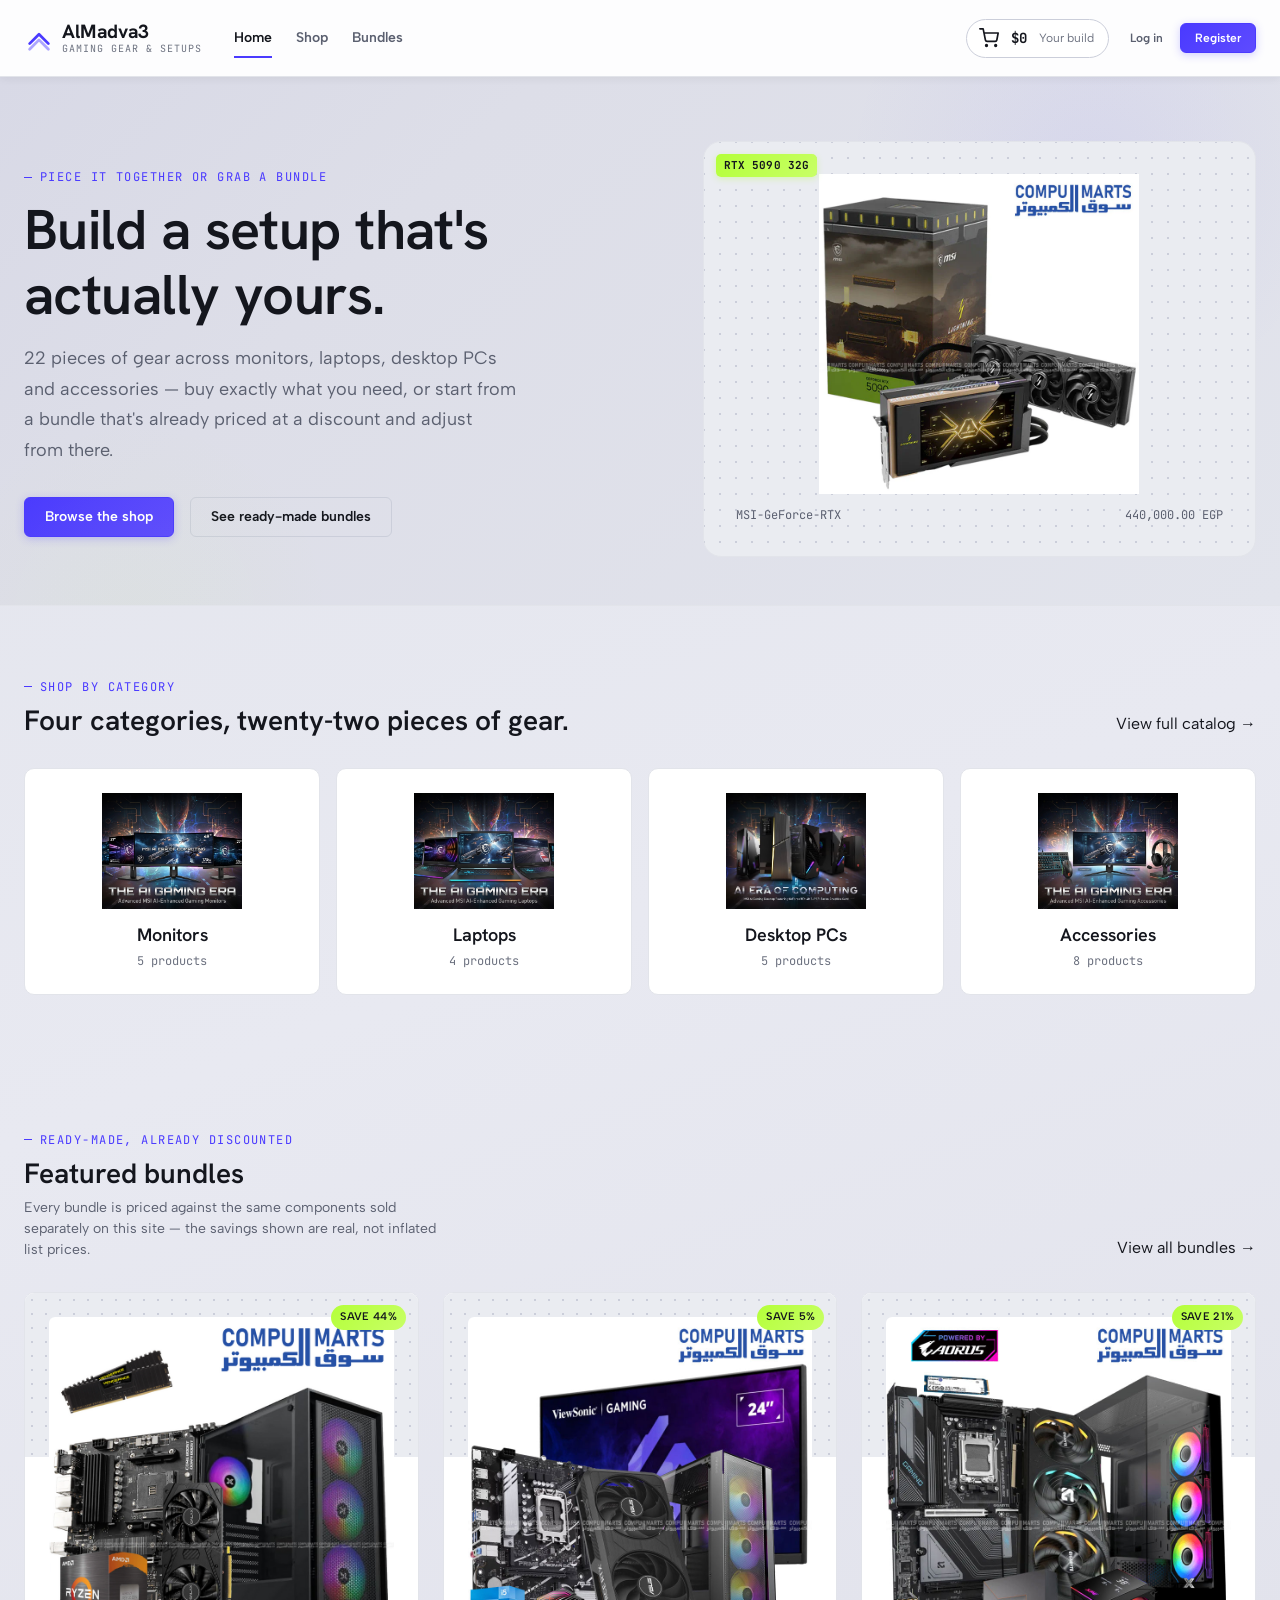
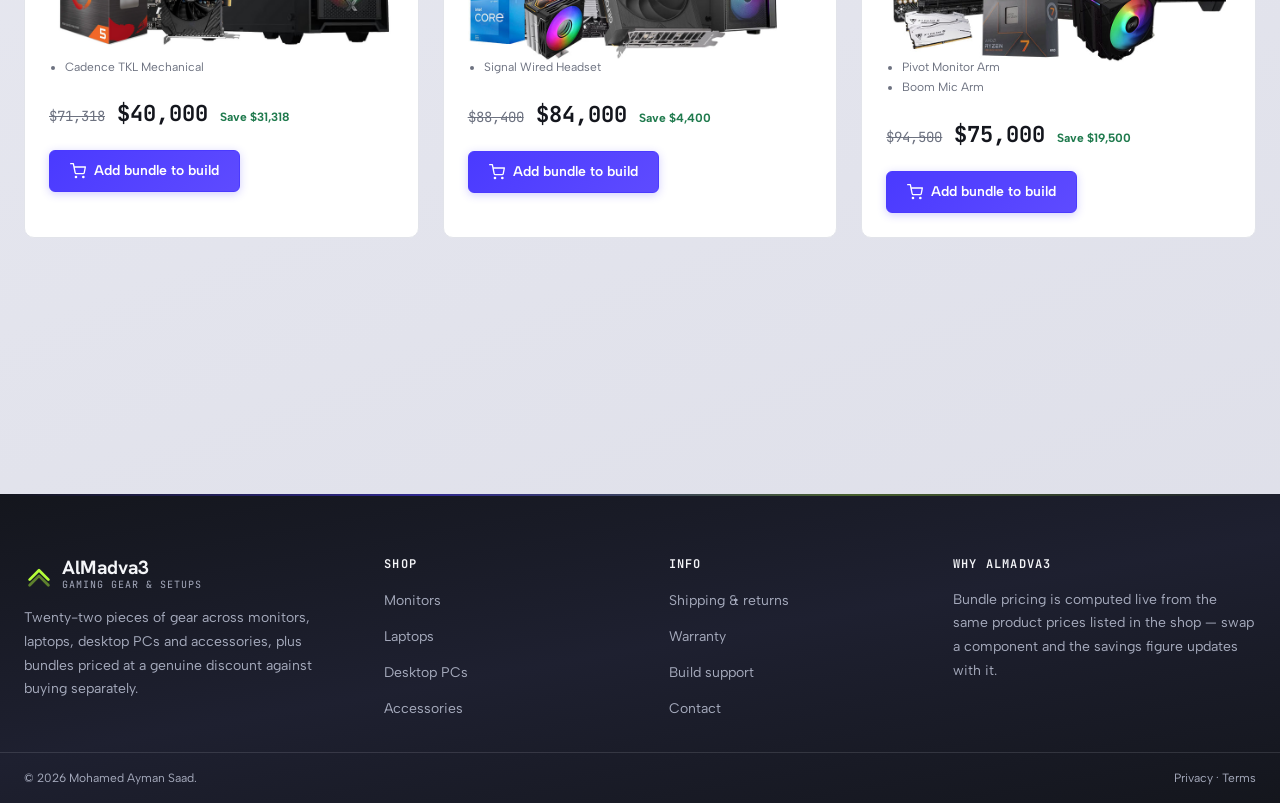
<file: index.html>
<!DOCTYPE html>
<html lang="en">
<head>
  <meta charset="UTF-8" />
  <meta name="viewport" content="width=device-width, initial-scale=1.0" />
  <title>AlMadva3 — Gaming Gear &amp; Ready-Built Setups</title>
  <meta name="description" content="Monitors, laptops, desktop PCs and peripherals — bought piece by piece or as a discounted, ready-made setup." />
  <link rel="icon" type="image/svg+xml" href="favicon.svg" />
  <link rel="preconnect" href="https://fonts.googleapis.com" />
  <link rel="preconnect" href="https://fonts.gstatic.com" crossorigin />
  <link href="https://fonts.googleapis.com/css2?family=Hanken+Grotesk:wght@500;600;700&family=Albert+Sans:wght@400;500;600;700&family=JetBrains+Mono:wght@400;500;700&display=swap" rel="stylesheet" />
  <link rel="stylesheet" href="css/variables.css" />
  <link rel="stylesheet" href="css/base.css" />
  <link rel="stylesheet" href="css/layout.css" />
  <link rel="stylesheet" href="css/components.css" />
  <link rel="stylesheet" href="css/home.css" />
  <link rel="stylesheet" href="css/shop.css" />
</head>
<body>
  <a class="skip-link" href="#main-content">Skip to content</a>

  <header class="site-header">
    <div class="container site-header__bar">
      <a class="logo" href="index.html">
        <svg class="logo__mark" viewBox="0 0 32 32" xmlns="http://www.w3.org/2000/svg">
          <path d="M6 22 L16 12 L26 22" stroke="currentColor" stroke-width="3" fill="none" stroke-linecap="round" stroke-linejoin="round"/>
          <path d="M6 28 L16 18 L26 28" stroke="currentColor" stroke-width="3" fill="none" stroke-linecap="round" stroke-linejoin="round" opacity="0.45"/>
        </svg>
        <span class="logo__text">
          <span class="logo__name">AlMadva3</span>
          <span class="logo__tagline">Gaming Gear &amp; Setups</span>
        </span>
      </a>

      <nav class="primary-nav" aria-label="Primary">
        <a href="index.html" class="is-current">Home</a>
        <a href="shop.html">Shop</a>
        <a href="shop.html?category=pcs">Bundles</a>
      </nav>

      <div class="site-header__actions">
        <a class="build-indicator" href="build.html">
          <span class="build-indicator__icon">
            <svg viewBox="0 0 24 24" fill="none" stroke="currentColor" stroke-width="2" stroke-linecap="round" stroke-linejoin="round"><circle cx="9" cy="21" r="1"/><circle cx="20" cy="21" r="1"/><path d="M1 1h4l2.7 13.4a2 2 0 0 0 2 1.6h9.7a2 2 0 0 0 2-1.6L23 6H6"/></svg>
            <span class="build-indicator__count" id="build-count" data-count="0">0</span>
          </span>
          <span class="build-indicator__total" id="build-total">$0</span>
          <span class="build-indicator__label">Your build</span>
        </a>
        <span class="auth-buttons" id="auth-buttons">
          <a href="login.html" class="btn btn-ghost btn-sm">Log in</a>
          <a href="register.html" class="btn btn-primary btn-sm">Register</a>
        </span>
        <span class="auth-user" id="auth-user" hidden>
          <span class="auth-user__greeting" id="auth-greeting"></span>
          <button type="button" class="btn btn-ghost btn-sm" id="logout-btn">Log out</button>
        </span>
        <button type="button" class="menu-toggle" aria-label="Toggle menu" aria-expanded="false">
          <svg viewBox="0 0 24 24" fill="none" stroke="currentColor" stroke-width="2" stroke-linecap="round" stroke-linejoin="round"><line x1="3" y1="6" x2="21" y2="6"/><line x1="3" y1="12" x2="21" y2="12"/><line x1="3" y1="18" x2="21" y2="18"/></svg>
        </button>
      </div>
    </div>
  </header>

  <main id="main-content">

    <section class="hero">
      <div class="container hero__inner">
        <div class="hero__content">
          <span class="eyebrow">Piece it together or grab a bundle</span>
          <h1>Build a setup that's actually yours.</h1>
          <p class="hero__lede">
            22 pieces of gear across monitors, laptops, desktop PCs and
            accessories — buy exactly what you need, or start from a
            bundle that's already priced at a discount and adjust from there.
          </p>
          <div class="hero__actions">
            <a class="btn btn-primary" href="shop.html">Browse the shop</a>
            <a class="btn btn-outline" href="shop.html?category=pcs">See ready-made bundles</a>
          </div>
        </div>
        <div class="hero__figure">
          <span class="stat-stamp">RTX 5090 32G</span>
          <img class="hero__img" src="images/MSI-GeForce-RTX_-5090-32G-LIGHTNING-Z-Graphics-Card_01.webp" alt="Vanguard Mid-Tower">
          <div class="hero__figure-caption">
            <span>MSI-GeForce-RTX</span>
            <span>440,000.00 EGP</span>
          </div>
        </div>
      </div>
    </section>

    <section class="category-section">
      <div class="container">
        <div class="section-heading">
          <div>
            <span class="eyebrow">Shop by category</span>
            <h2>Four categories, twenty-two pieces of gear.</h2>
          </div>
          <a class="btn-link" href="shop.html">View full catalog →</a>
        </div>
        <div class="category-tiles" id="category-tiles"></div>
      </div>
    </section>

    <section class="featured-section">
      <div class="container">
        <div class="section-heading">
          <div>
            <span class="eyebrow">Ready-made, already discounted</span>
            <h2>Featured bundles</h2>
            <p>Every bundle is priced against the same components sold separately on this site — the savings shown are real, not inflated list prices.</p>
          </div>
          <a class="btn-link" href="shop.html?category=pcs">View all bundles →</a>
        </div>
        <div class="bundle-grid" id="featured-bundles"></div>
      </div>
    </section>



  </main>

  <footer class="site-footer">
    <div class="container site-footer__top">
      <div class="footer-brand">
        <a class="logo" href="index.html">
          <svg class="logo__mark" viewBox="0 0 32 32" xmlns="http://www.w3.org/2000/svg">
            <path d="M6 22 L16 12 L26 22" stroke="currentColor" stroke-width="3" fill="none" stroke-linecap="round" stroke-linejoin="round"/>
            <path d="M6 28 L16 18 L26 28" stroke="currentColor" stroke-width="3" fill="none" stroke-linecap="round" stroke-linejoin="round" opacity="0.45"/>
          </svg>
          <span class="logo__text">
            <span class="logo__name">AlMadva3</span>
            <span class="logo__tagline">Gaming Gear &amp; Setups</span>
          </span>
        </a>
        <p>Twenty-two pieces of gear across monitors, laptops, desktop PCs and accessories, plus bundles priced at a genuine discount against buying separately.</p>
      </div>
      <div class="footer-col">
        <h3>Shop</h3>
        <ul>
          <li><a href="shop.html?category=monitors">Monitors</a></li>
          <li><a href="shop.html?category=laptops">Laptops</a></li>
          <li><a href="shop.html?category=pcs">Desktop PCs</a></li>
          <li><a href="shop.html?category=accessories">Accessories</a></li>
        </ul>
      </div>
      <div class="footer-col">
        <h3>Info</h3>
        <ul>
          <li><a href="#">Shipping &amp; returns</a></li>
          <li><a href="#">Warranty</a></li>
          <li><a href="#">Build support</a></li>
          <li><a href="#">Contact</a></li>
        </ul>
      </div>
      <div class="footer-col footer-note">
        <h3>Why AlMadva3</h3>
        <p>Bundle pricing is computed live from the same product prices listed in the shop — swap a component and the savings figure updates with it.</p>
      </div>
    </div>
    <div class="container site-footer__bottom">
      <span>&copy; 2026 Mohamed Ayman Saad.</span>
      <nav aria-label="Legal">
        <a href="#">Privacy</a> · <a href="#">Terms</a>
      </nav>
    </div>
  </footer>

  <div id="toast-region" class="toast-region" aria-live="polite" aria-atomic="true"></div>

  <script src="js/data.js"></script>
  <script src="js/icons.js"></script>
  <script src="js/storage.js"></script>
  <script src="js/toast.js"></script>
  <script src="js/modal.js"></script>
  <script src="js/build.js"></script>
  <script src="js/product-card.js"></script>
  <script src="js/bundle-card.js"></script>
  <script src="js/quickview.js"></script>
  <script src="js/bundle-quickview.js"></script>
  <script src="js/auth.js"></script>
  <script src="js/header.js"></script>
  <script src="js/home.js"></script>
</body>
</html>
</file>
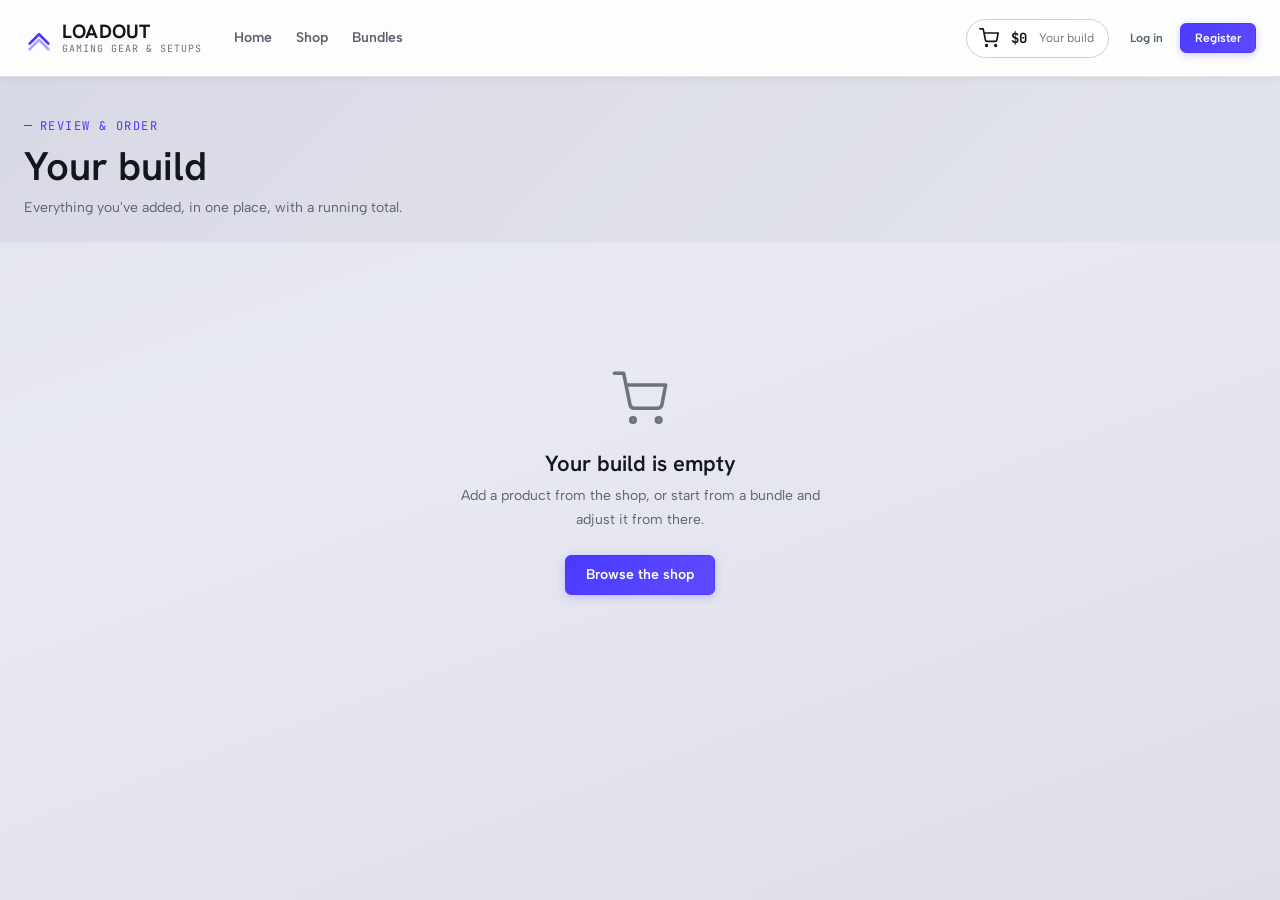
<file: build.html>
<!DOCTYPE html>
<html lang="en">
<head>
  <meta charset="UTF-8" />
  <meta name="viewport" content="width=device-width, initial-scale=1.0" />
  <title>Your Build — LOADOUT</title>
  <meta name="description" content="Review the products and bundles in your build, adjust quantities, and see your running total." />
  <link rel="icon" type="image/svg+xml" href="favicon.svg" />
  <link rel="preconnect" href="https://fonts.googleapis.com" />
  <link rel="preconnect" href="https://fonts.gstatic.com" crossorigin />
  <link href="https://fonts.googleapis.com/css2?family=Hanken+Grotesk:wght@500;600;700&family=Albert+Sans:wght@400;500;600;700&family=JetBrains+Mono:wght@400;500;700&display=swap" rel="stylesheet" />
  <link rel="stylesheet" href="css/variables.css" />
  <link rel="stylesheet" href="css/base.css" />
  <link rel="stylesheet" href="css/layout.css" />
  <link rel="stylesheet" href="css/components.css" />
  <link rel="stylesheet" href="css/shop.css" />
  <link rel="stylesheet" href="css/build.css" />
</head>
<body>
  <a class="skip-link" href="#main-content">Skip to content</a>

  <header class="site-header">
    <div class="container site-header__bar">
      <a class="logo" href="index.html">
        <svg class="logo__mark" viewBox="0 0 32 32" xmlns="http://www.w3.org/2000/svg">
          <path d="M6 22 L16 12 L26 22" stroke="currentColor" stroke-width="3" fill="none" stroke-linecap="round" stroke-linejoin="round"/>
          <path d="M6 28 L16 18 L26 28" stroke="currentColor" stroke-width="3" fill="none" stroke-linecap="round" stroke-linejoin="round" opacity="0.45"/>
        </svg>
        <span class="logo__text">
          <span class="logo__name">LOADOUT</span>
          <span class="logo__tagline">Gaming Gear &amp; Setups</span>
        </span>
      </a>

      <nav class="primary-nav" aria-label="Primary">
        <a href="index.html">Home</a>
        <a href="shop.html">Shop</a>
        <a href="shop.html?category=pcs">Bundles</a>
      </nav>

      <div class="site-header__actions">
        <a class="build-indicator" href="build.html">
          <span class="build-indicator__icon">
            <svg viewBox="0 0 24 24" fill="none" stroke="currentColor" stroke-width="2" stroke-linecap="round" stroke-linejoin="round"><circle cx="9" cy="21" r="1"/><circle cx="20" cy="21" r="1"/><path d="M1 1h4l2.7 13.4a2 2 0 0 0 2 1.6h9.7a2 2 0 0 0 2-1.6L23 6H6"/></svg>
            <span class="build-indicator__count" id="build-count" data-count="0">0</span>
          </span>
          <span class="build-indicator__total" id="build-total">$0</span>
          <span class="build-indicator__label">Your build</span>
        </a>
        <span class="auth-buttons" id="auth-buttons">
          <a href="login.html" class="btn btn-ghost btn-sm">Log in</a>
          <a href="register.html" class="btn btn-primary btn-sm">Register</a>
        </span>
        <span class="auth-user" id="auth-user" hidden>
          <span class="auth-user__greeting" id="auth-greeting"></span>
          <button type="button" class="btn btn-ghost btn-sm" id="logout-btn">Log out</button>
        </span>
        <button type="button" class="menu-toggle" aria-label="Toggle menu" aria-expanded="false">
          <svg viewBox="0 0 24 24" fill="none" stroke="currentColor" stroke-width="2" stroke-linecap="round" stroke-linejoin="round"><line x1="3" y1="6" x2="21" y2="6"/><line x1="3" y1="12" x2="21" y2="12"/><line x1="3" y1="18" x2="21" y2="18"/></svg>
        </button>
      </div>
    </div>
  </header>

  <main id="main-content">

    <div class="page-header">
      <div class="container">
        <span class="eyebrow">Review &amp; order</span>
        <h1>Your build <span id="build-item-count" style="font-weight:400; color:var(--ink-soft); font-size:var(--text-lg);"></span></h1>
        <p class="page-header__sub">Everything you've added, in one place, with a running total.</p>
      </div>
    </div>

    <div class="container">

      <div class="build-layout" id="build-layout" hidden>
        <div id="build-items"></div>

        <aside class="build-summary">
          <h2>Order summary</h2>
          <div class="build-summary-rows">
            <div class="build-summary-row">
              <span>Subtotal</span>
              <span id="build-subtotal">$0</span>
            </div>
            <div class="build-summary-row is-savings" id="build-savings-row" hidden>
              <span>Bundle savings</span>
              <span id="build-savings">$0</span>
            </div>
            <div class="build-summary-row is-total">
              <span>Total</span>
              <span id="build-grand-total">$0</span>
            </div>
          </div>
          <div class="build-summary__actions">
            <button type="button" class="btn btn-primary btn-block" id="checkout-btn">Place order</button>
            <a class="btn btn-outline btn-block" href="shop.html">Continue shopping</a>
          </div>
          <p class="build-summary__note">
            <svg viewBox="0 0 24 24" fill="none" stroke="currentColor" stroke-width="2" stroke-linecap="round" stroke-linejoin="round"><rect x="3" y="11" width="18" height="11" rx="2"/><path d="M7 11V7a5 5 0 0 1 10 0v4"/></svg>
            Demo checkout — no account required, no payment processed.
          </p>
        </aside>
      </div>

      <div class="empty-state" id="build-empty">
        <svg class="empty-state__icon" viewBox="0 0 24 24" fill="none" stroke="currentColor" stroke-width="1.5" stroke-linecap="round" stroke-linejoin="round"><circle cx="9" cy="21" r="1"/><circle cx="20" cy="21" r="1"/><path d="M1 1h4l2.7 13.4a2 2 0 0 0 2 1.6h9.7a2 2 0 0 0 2-1.6L23 6H6"/></svg>
        <h2>Your build is empty</h2>
        <p>Add a product from the shop, or start from a bundle and adjust it from there.</p>
        <a class="btn btn-primary" href="shop.html">Browse the shop</a>
      </div>

    </div>

  </main>

  <div id="toast-region" class="toast-region" aria-live="polite" aria-atomic="true"></div>

  <script src="js/data.js"></script>
  <script src="js/icons.js"></script>
  <script src="js/storage.js"></script>
  <script src="js/toast.js"></script>
  <script src="js/modal.js"></script>
  <script src="js/build.js"></script>
  <script src="js/product-card.js"></script>
  <script src="js/bundle-card.js"></script>
  <script src="js/quickview.js"></script>
  <script src="js/bundle-quickview.js"></script>
  <script src="js/auth.js"></script>
  <script src="js/header.js"></script>
  <script src="js/build-page.js"></script>
</body>
</html>
</file>
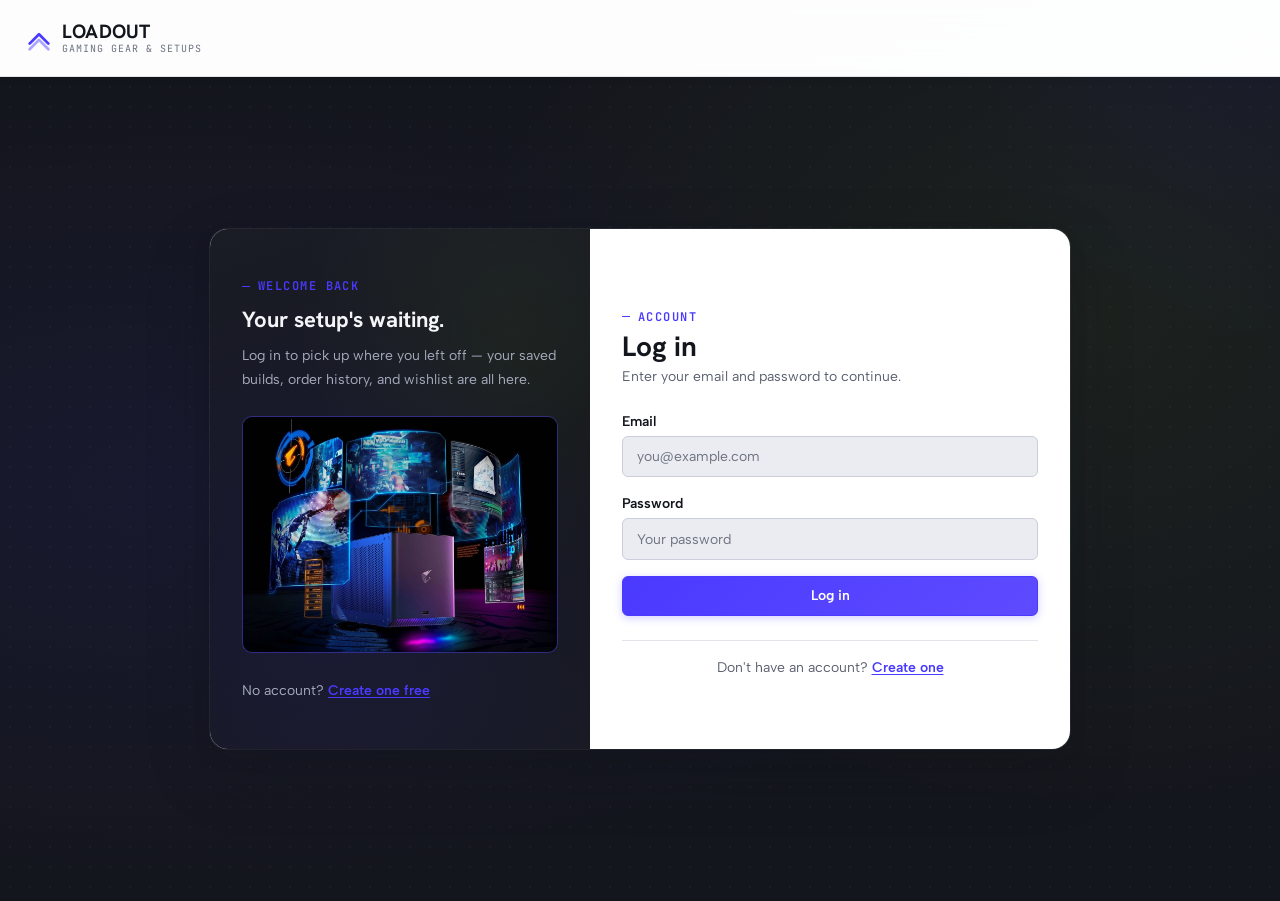
<file: login.html>
<!DOCTYPE html>
<html lang="en">
<head>
  <meta charset="UTF-8" />
  <meta name="viewport" content="width=device-width, initial-scale=1.0" />
  <title>Log in — LOADOUT</title>
  <meta name="description" content="Log in to your LOADOUT account." />
  <link rel="icon" type="image/svg+xml" href="favicon.svg" />
  <link rel="preconnect" href="https://fonts.googleapis.com" />
  <link rel="preconnect" href="https://fonts.gstatic.com" crossorigin />
  <link href="https://fonts.googleapis.com/css2?family=Hanken+Grotesk:wght@500;600;700&family=Albert+Sans:wght@400;500;600;700&family=JetBrains+Mono:wght@400;500;700&display=swap" rel="stylesheet" />
  <link rel="stylesheet" href="css/variables.css" />
  <link rel="stylesheet" href="css/base.css" />
  <link rel="stylesheet" href="css/layout.css" />
  <link rel="stylesheet" href="css/components.css" />
  <link rel="stylesheet" href="css/auth.css" />
</head>
<body>
  <a class="skip-link" href="#login-email">Skip to login form</a>

  <header class="site-header">
    <div class="container site-header__bar">
      <a class="logo" href="index.html">
        <svg class="logo__mark" viewBox="0 0 32 32" xmlns="http://www.w3.org/2000/svg">
          <path d="M6 22 L16 12 L26 22" stroke="currentColor" stroke-width="3" fill="none" stroke-linecap="round" stroke-linejoin="round"/>
          <path d="M6 28 L16 18 L26 28" stroke="currentColor" stroke-width="3" fill="none" stroke-linecap="round" stroke-linejoin="round" opacity="0.45"/>
        </svg>
        <span class="logo__text">
          <span class="logo__name">LOADOUT</span>
          <span class="logo__tagline">Gaming Gear &amp; Setups</span>
        </span>
      </a>
    </div>
  </header>

  <main id="main-content" class="auth-page">
    <div class="auth-card">

      <div class="auth-panel auth-panel--deco" aria-hidden="true">
        <span class="eyebrow">Welcome back</span>
        <p class="deco-heading">Your setup's waiting.</p>
        <p class="deco-tagline">Log in to pick up where you left off — your saved builds, order history, and wishlist are all here.</p>
        <div class="deco-product-grid deco-product-grid--single">
          <img class="deco-product-grid__item" src="images/b3ea941959d095cc1977240d7703f0f5.jpg" alt="" loading="lazy">
        </div>
        <p class="deco-cta">No account? <a href="register.html">Create one free</a></p>
      </div>

      <div class="auth-panel auth-panel--form">
        <div class="auth-form-header">
          <span class="eyebrow">Account</span>
          <h1>Log in</h1>
          <p>Enter your email and password to continue.</p>
        </div>

        <div class="form-banner" id="login-error" role="alert" hidden>
          <svg viewBox="0 0 24 24" fill="none" stroke="currentColor" stroke-width="2" stroke-linecap="round" stroke-linejoin="round"><circle cx="12" cy="12" r="10"/><line x1="12" y1="8" x2="12" y2="12"/><line x1="12" y1="16" x2="12.01" y2="16"/></svg>
          <span id="login-error-text"></span>
        </div>

        <form class="auth-form" id="login-form" novalidate autocomplete="on">

          <div class="field">
            <label for="login-email">Email</label>
            <input type="email" id="login-email" name="email" placeholder="you@example.com" autocomplete="email" required />
          </div>

          <div class="field">
            <label for="login-password">Password</label>
            <input type="password" id="login-password" name="password" placeholder="Your password" autocomplete="current-password" required />
          </div>

          <button type="submit" class="btn btn-primary btn-block">Log in</button>

        </form>

        <p class="auth-form-footer">
          Don't have an account? <a href="register.html">Create one</a>
        </p>
      </div>

    </div>
  </main>

  <div id="toast-region" class="toast-region" aria-live="polite" aria-atomic="true"></div>

  <script src="js/data.js"></script>
  <script src="js/storage.js"></script>
  <script src="js/toast.js"></script>
  <script src="js/auth.js"></script>
  <script src="js/header.js"></script>
  <script src="js/auth-page.js"></script>
</body>
</html>
</file>
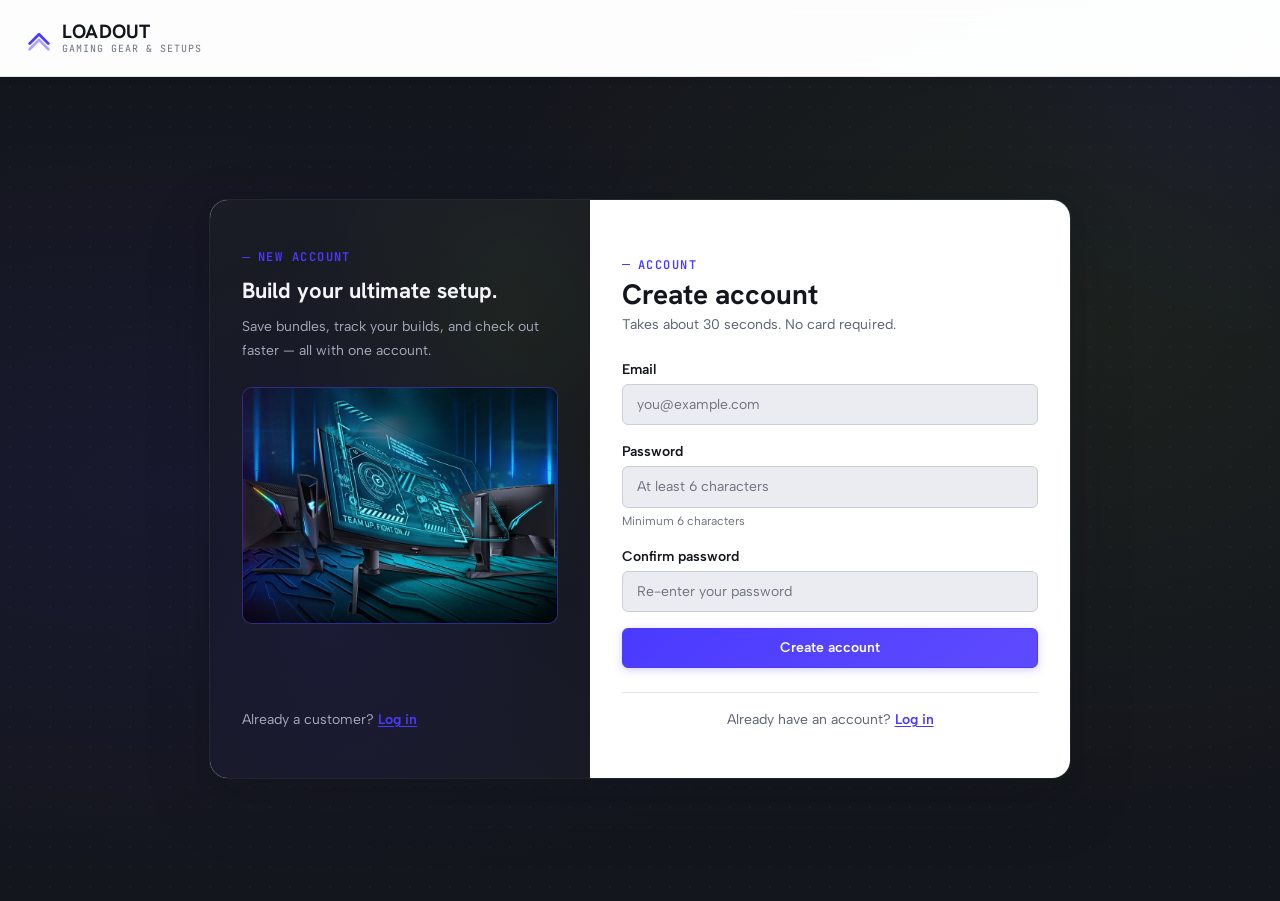
<file: register.html>
<!DOCTYPE html>
<html lang="en">
<head>
  <meta charset="UTF-8" />
  <meta name="viewport" content="width=device-width, initial-scale=1.0" />
  <title>Register — LOADOUT</title>
  <meta name="description" content="Create a LOADOUT account to track your builds." />
  <link rel="icon" type="image/svg+xml" href="favicon.svg" />
  <link rel="preconnect" href="https://fonts.googleapis.com" />
  <link rel="preconnect" href="https://fonts.gstatic.com" crossorigin />
  <link href="https://fonts.googleapis.com/css2?family=Hanken+Grotesk:wght@500;600;700&family=Albert+Sans:wght@400;500;600;700&family=JetBrains+Mono:wght@400;500;700&display=swap" rel="stylesheet" />
  <link rel="stylesheet" href="css/variables.css" />
  <link rel="stylesheet" href="css/base.css" />
  <link rel="stylesheet" href="css/layout.css" />
  <link rel="stylesheet" href="css/components.css" />
  <link rel="stylesheet" href="css/auth.css" />
</head>
<body>
  <a class="skip-link" href="#register-email">Skip to register form</a>

  <header class="site-header">
    <div class="container site-header__bar">
      <a class="logo" href="index.html">
        <svg class="logo__mark" viewBox="0 0 32 32" xmlns="http://www.w3.org/2000/svg">
          <path d="M6 22 L16 12 L26 22" stroke="currentColor" stroke-width="3" fill="none" stroke-linecap="round" stroke-linejoin="round"/>
          <path d="M6 28 L16 18 L26 28" stroke="currentColor" stroke-width="3" fill="none" stroke-linecap="round" stroke-linejoin="round" opacity="0.45"/>
        </svg>
        <span class="logo__text">
          <span class="logo__name">LOADOUT</span>
          <span class="logo__tagline">Gaming Gear &amp; Setups</span>
        </span>
      </a>
    </div>
  </header>

  <main id="main-content" class="auth-page">
    <div class="auth-card">

      <div class="auth-panel auth-panel--deco" aria-hidden="true">
        <span class="eyebrow">New account</span>
        <p class="deco-heading">Build your ultimate setup.</p>
        <p class="deco-tagline">Save bundles, track your builds, and check out faster — all with one account.</p>
        <div class="deco-product-grid deco-product-grid--single">
          <img class="deco-product-grid__item" src="images/b2055275539729185484b6d0cfcfbd2b.jpg" alt="" loading="lazy">
        </div>
        <p class="deco-cta">Already a customer? <a href="login.html">Log in</a></p>
      </div>

      <div class="auth-panel auth-panel--form">
        <div class="auth-form-header">
          <span class="eyebrow">Account</span>
          <h1>Create account</h1>
          <p>Takes about 30 seconds. No card required.</p>
        </div>

        <div class="form-banner" id="register-error" role="alert" hidden>
          <svg viewBox="0 0 24 24" fill="none" stroke="currentColor" stroke-width="2" stroke-linecap="round" stroke-linejoin="round"><circle cx="12" cy="12" r="10"/><line x1="12" y1="8" x2="12" y2="12"/><line x1="12" y1="16" x2="12.01" y2="16"/></svg>
          <span id="register-error-text"></span>
        </div>

        <form class="auth-form" id="register-form" novalidate autocomplete="on">

          <div class="field">
            <label for="register-email">Email</label>
            <input type="email" id="register-email" name="email" placeholder="you@example.com" autocomplete="email" required />
          </div>

          <div class="field">
            <label for="register-password">Password</label>
            <input type="password" id="register-password" name="password" placeholder="At least 6 characters" autocomplete="new-password" required minlength="6" />
            <span class="field-hint">Minimum 6 characters</span>
          </div>

          <div class="field">
            <label for="register-confirm">Confirm password</label>
            <input type="password" id="register-confirm" name="confirm" placeholder="Re-enter your password" autocomplete="new-password" required />
          </div>

          <button type="submit" class="btn btn-primary btn-block">Create account</button>

        </form>

        <p class="auth-form-footer">
          Already have an account? <a href="login.html">Log in</a>
        </p>
      </div>

    </div>
  </main>

  <div id="toast-region" class="toast-region" aria-live="polite" aria-atomic="true"></div>

  <script src="js/data.js"></script>
  <script src="js/storage.js"></script>
  <script src="js/toast.js"></script>
  <script src="js/auth.js"></script>
  <script src="js/header.js"></script>
  <script src="js/auth-page.js"></script>
</body>
</html>
</file>
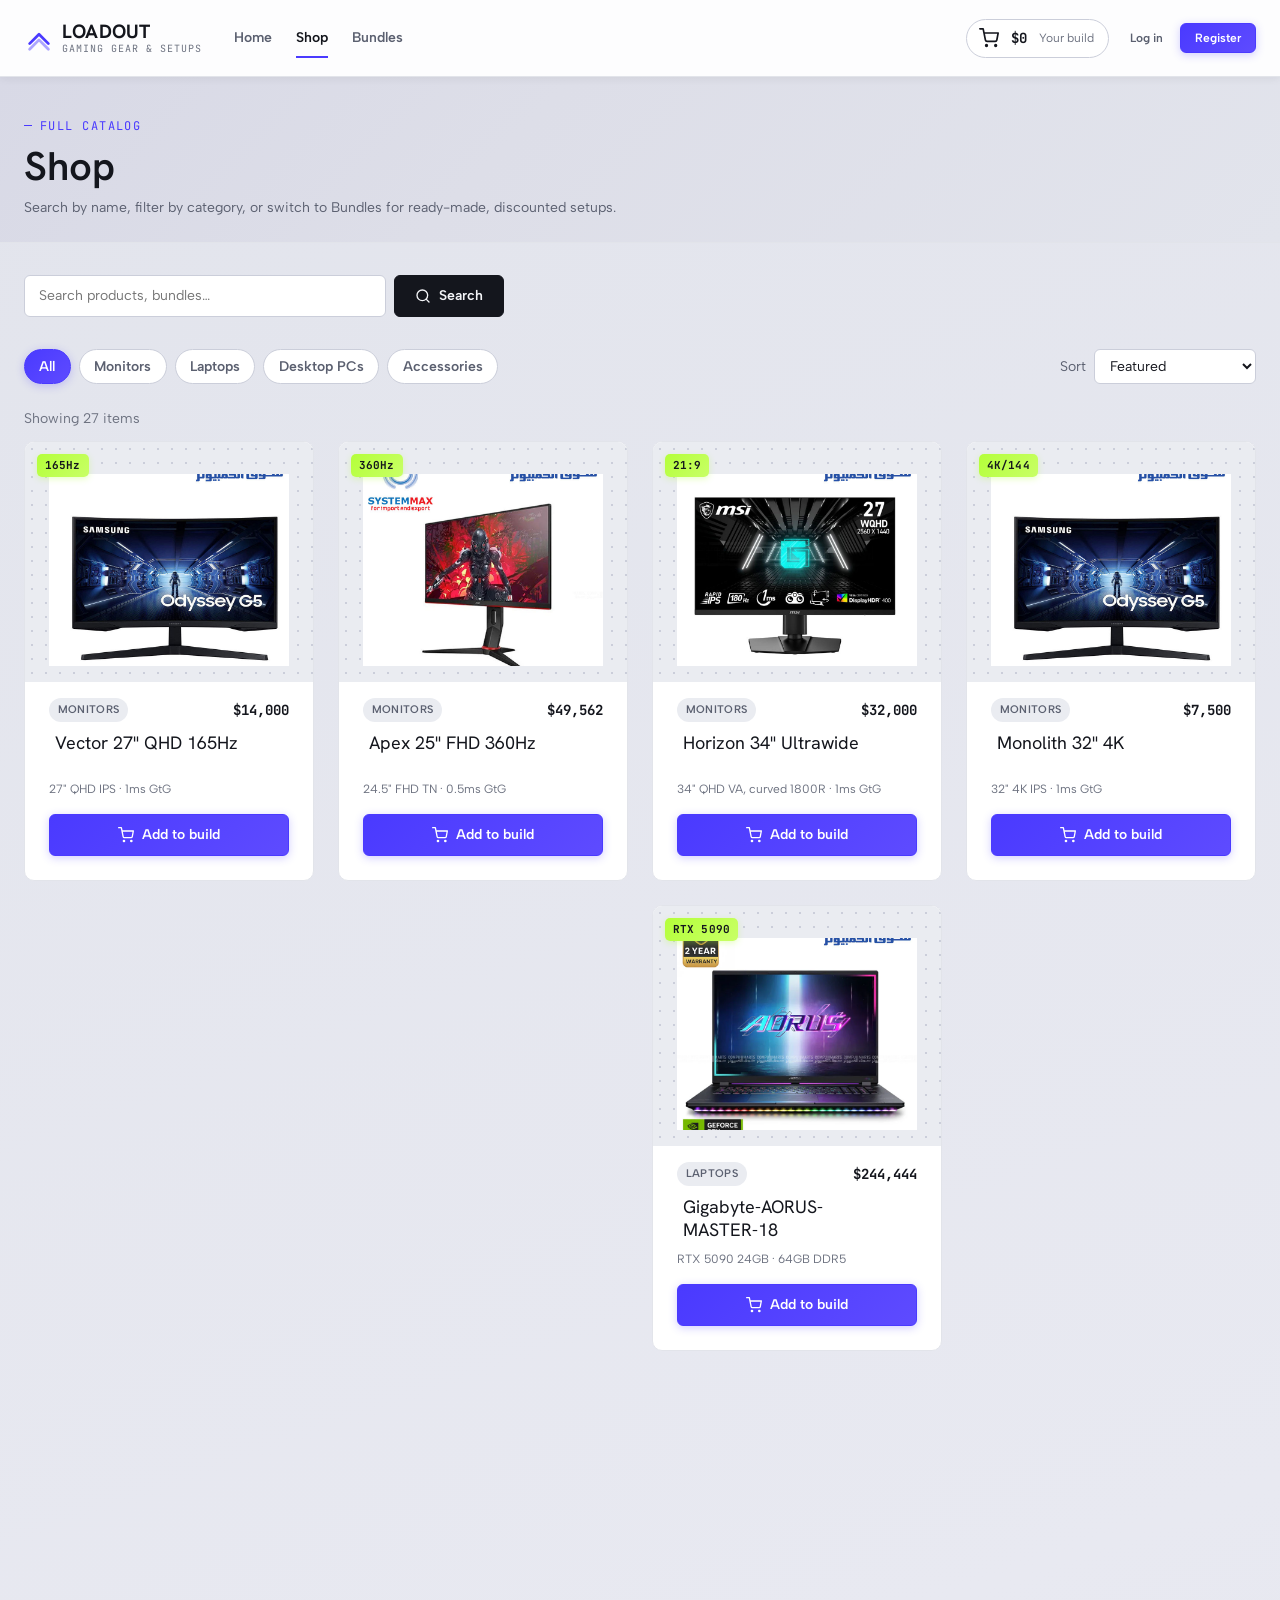
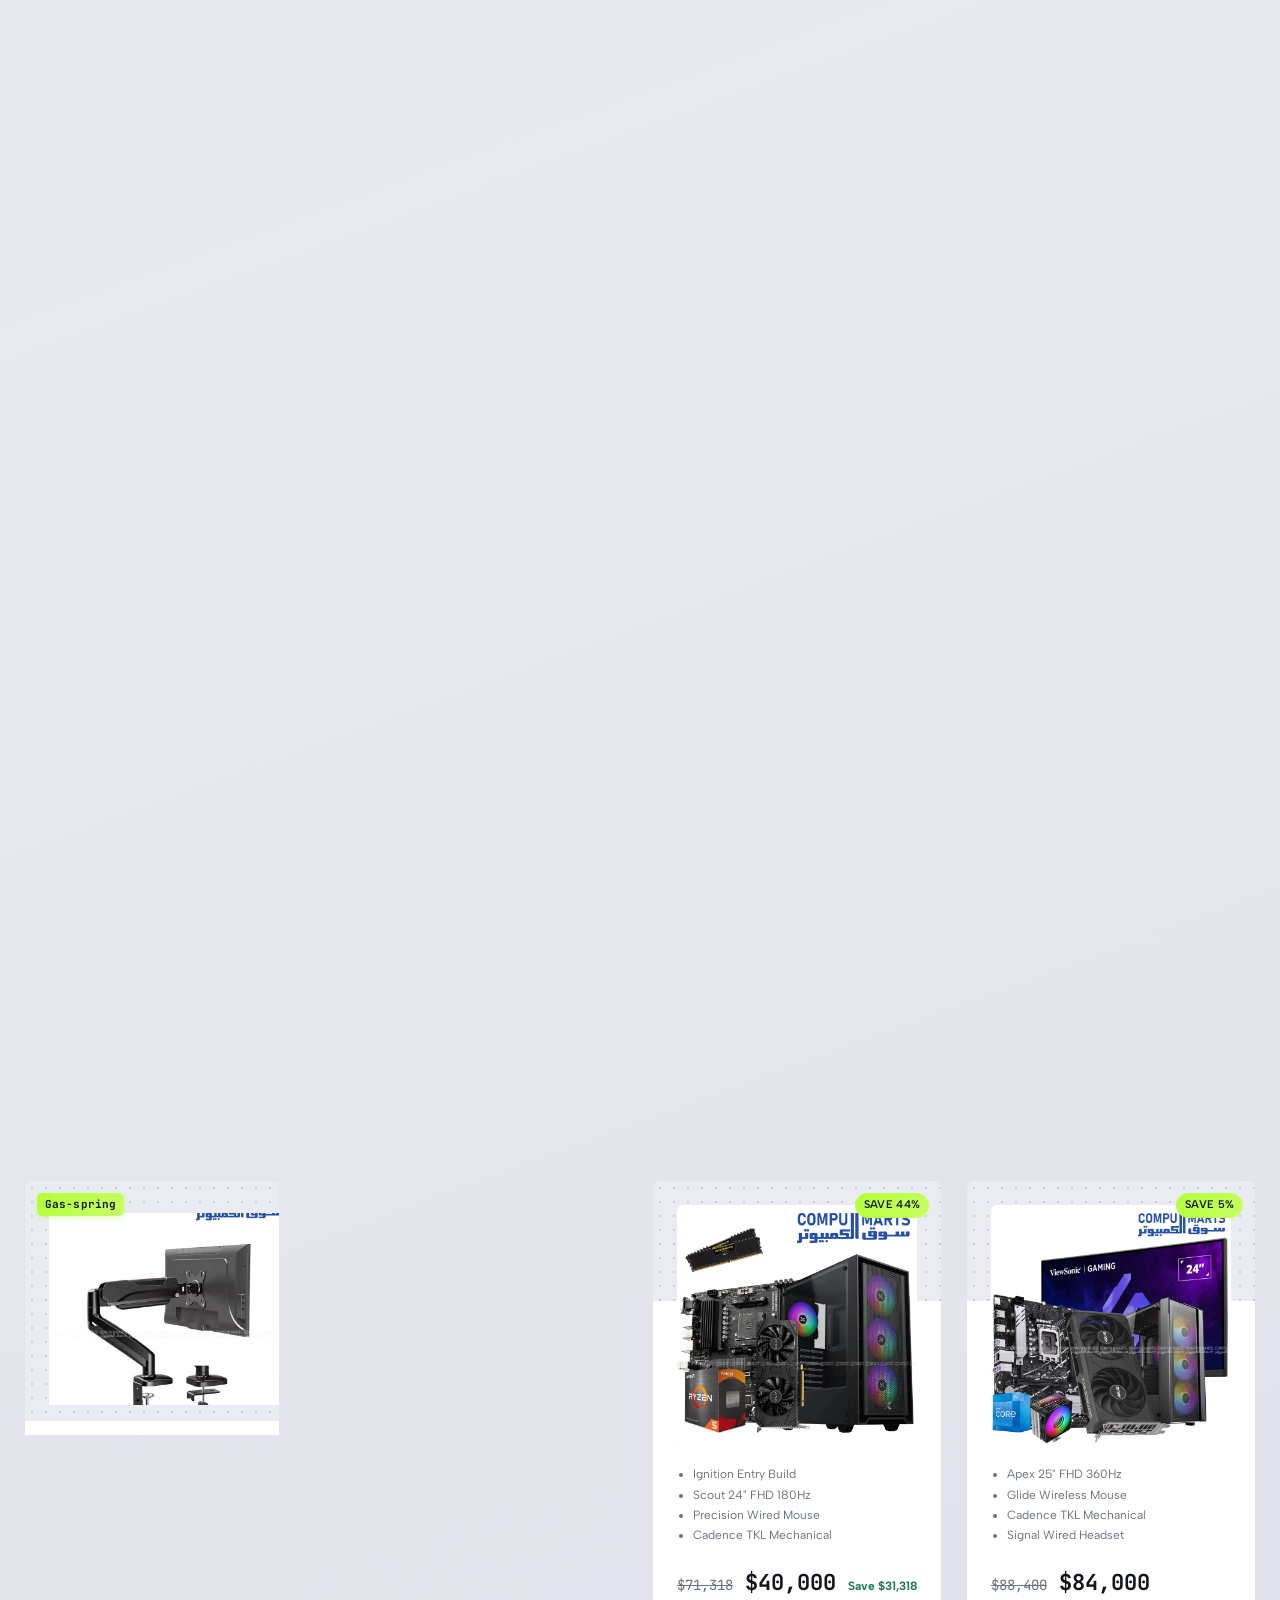
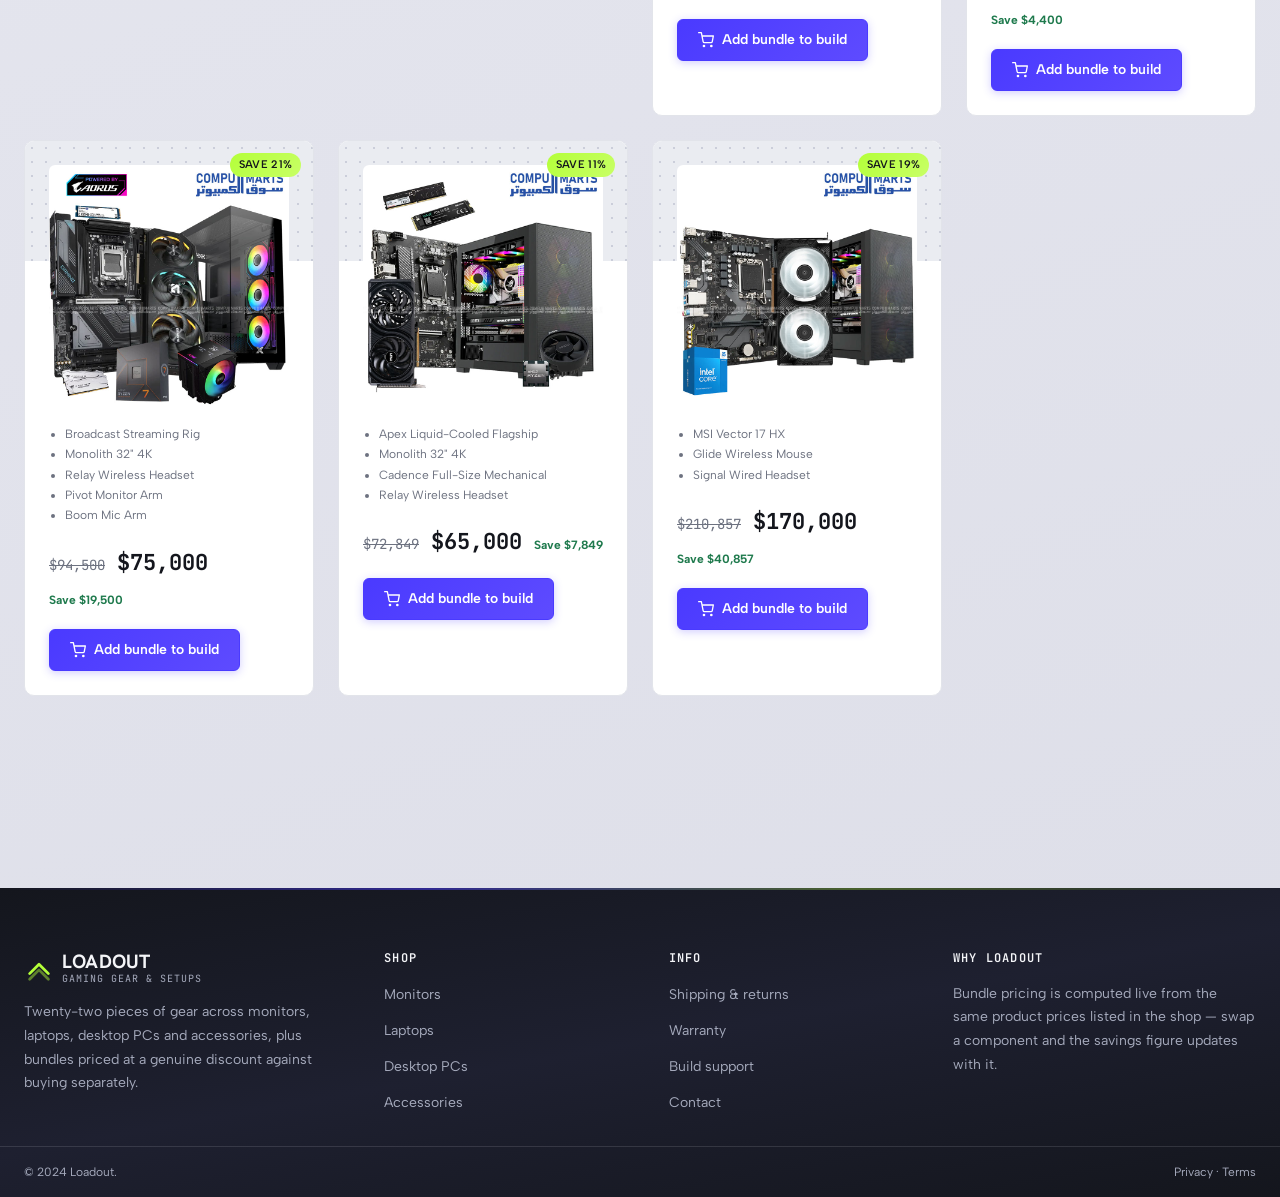
<file: shop.html>
<!DOCTYPE html>
<html lang="en">
<head>
  <meta charset="UTF-8" />
  <meta name="viewport" content="width=device-width, initial-scale=1.0" />
  <title>Shop — LOADOUT</title>
  <meta name="description" content="Monitors, laptops, desktop PCs and accessories — filter by category or browse ready-made bundles." />
  <link rel="icon" type="image/svg+xml" href="favicon.svg" />
  <link rel="preconnect" href="https://fonts.googleapis.com" />
  <link rel="preconnect" href="https://fonts.gstatic.com" crossorigin />
  <link href="https://fonts.googleapis.com/css2?family=Hanken+Grotesk:wght@500;600;700&family=Albert+Sans:wght@400;500;600;700&family=JetBrains+Mono:wght@400;500;700&display=swap" rel="stylesheet" />
  <link rel="stylesheet" href="css/variables.css" />
  <link rel="stylesheet" href="css/base.css" />
  <link rel="stylesheet" href="css/layout.css" />
  <link rel="stylesheet" href="css/components.css" />
  <link rel="stylesheet" href="css/shop.css" />
</head>
<body>
  <a class="skip-link" href="#main-content">Skip to content</a>

  <header class="site-header">
    <div class="container site-header__bar">
      <a class="logo" href="index.html">
        <svg class="logo__mark" viewBox="0 0 32 32" xmlns="http://www.w3.org/2000/svg">
          <path d="M6 22 L16 12 L26 22" stroke="currentColor" stroke-width="3" fill="none" stroke-linecap="round" stroke-linejoin="round"/>
          <path d="M6 28 L16 18 L26 28" stroke="currentColor" stroke-width="3" fill="none" stroke-linecap="round" stroke-linejoin="round" opacity="0.45"/>
        </svg>
        <span class="logo__text">
          <span class="logo__name">LOADOUT</span>
          <span class="logo__tagline">Gaming Gear &amp; Setups</span>
        </span>
      </a>

      <nav class="primary-nav" aria-label="Primary">
        <a href="index.html">Home</a>
        <a href="shop.html" class="is-current">Shop</a>
        <a href="shop.html?category=pcs">Bundles</a>
      </nav>

      <div class="site-header__actions">
        <a class="build-indicator" href="build.html">
          <span class="build-indicator__icon">
            <svg viewBox="0 0 24 24" fill="none" stroke="currentColor" stroke-width="2" stroke-linecap="round" stroke-linejoin="round"><circle cx="9" cy="21" r="1"/><circle cx="20" cy="21" r="1"/><path d="M1 1h4l2.7 13.4a2 2 0 0 0 2 1.6h9.7a2 2 0 0 0 2-1.6L23 6H6"/></svg>
            <span class="build-indicator__count" id="build-count" data-count="0">0</span>
          </span>
          <span class="build-indicator__total" id="build-total">$0</span>
          <span class="build-indicator__label">Your build</span>
        </a>
        <span class="auth-buttons" id="auth-buttons">
          <a href="login.html" class="btn btn-ghost btn-sm">Log in</a>
          <a href="register.html" class="btn btn-primary btn-sm">Register</a>
        </span>
        <span class="auth-user" id="auth-user" hidden>
          <span class="auth-user__greeting" id="auth-greeting"></span>
          <button type="button" class="btn btn-ghost btn-sm" id="logout-btn">Log out</button>
        </span>
        <button type="button" class="menu-toggle" aria-label="Toggle menu" aria-expanded="false">
          <svg viewBox="0 0 24 24" fill="none" stroke="currentColor" stroke-width="2" stroke-linecap="round" stroke-linejoin="round"><line x1="3" y1="6" x2="21" y2="6"/><line x1="3" y1="12" x2="21" y2="12"/><line x1="3" y1="18" x2="21" y2="18"/></svg>
        </button>
      </div>
    </div>
  </header>

  <main id="main-content">

    <div class="page-header">
      <div class="container">
        <span class="eyebrow">Full catalog</span>
        <h1>Shop</h1>
        <p class="page-header__sub">Search by name, filter by category, or switch to Bundles for ready-made, discounted setups.</p>
      </div>
    </div>

    <div class="container">
      <form id="site-search-form" role="search" style="display:flex; gap:8px; max-width:480px; margin-bottom: 8px;">
        <label for="site-search-input" class="sr-only">Search products and bundles</label>
        <input type="text" id="site-search-input" placeholder="Search products, bundles…" autocomplete="off"
               style="flex:1; min-width:0; padding:0.7rem 0.9rem; border:1px solid var(--border-strong); border-radius: var(--radius-sm); font-size: var(--text-sm); background: var(--surface); color: var(--ink);">
        <button type="submit" class="btn btn-dark">
          <svg viewBox="0 0 24 24" fill="none" stroke="currentColor" stroke-width="2" stroke-linecap="round" stroke-linejoin="round"><circle cx="11" cy="11" r="8"/><line x1="21" y1="21" x2="16.65" y2="16.65"/></svg>
          Search
        </button>
      </form>

      <div class="filter-bar">
        <div class="chip-group" id="category-chips"></div>
        <div class="filter-bar__sort" id="sort-wrap">
          <label for="sort-select">Sort</label>
          <select id="sort-select">
            <option value="featured">Featured</option>
            <option value="price-asc">Price: Low to High</option>
            <option value="price-desc">Price: High to Low</option>
            <option value="name-asc">Name: A–Z</option>
          </select>
        </div>
      </div>

      <p class="results-count" id="results-count"></p>

      <div class="product-grid" id="skeleton-grid" hidden></div>
      <div class="product-grid" id="product-grid" hidden></div>
      <div class="bundle-grid" id="bundle-grid" hidden></div>

      <div class="empty-state" id="empty-state" hidden>
        <svg class="empty-state__icon" viewBox="0 0 24 24" fill="none" stroke="currentColor" stroke-width="1.5" stroke-linecap="round" stroke-linejoin="round"><circle cx="11" cy="11" r="8"/><line x1="21" y1="21" x2="16.65" y2="16.65"/></svg>
        <h2>Nothing matches that search</h2>
        <p>Try a different term, or clear your filters to see the full catalog.</p>
        <button type="button" class="btn btn-dark" id="clear-filters-btn">Clear filters</button>
      </div>
    </div>

  </main>

  <footer class="site-footer">
    <div class="container site-footer__top">
      <div class="footer-brand">
        <a class="logo" href="index.html">
          <svg class="logo__mark" viewBox="0 0 32 32" xmlns="http://www.w3.org/2000/svg">
            <path d="M6 22 L16 12 L26 22" stroke="currentColor" stroke-width="3" fill="none" stroke-linecap="round" stroke-linejoin="round"/>
            <path d="M6 28 L16 18 L26 28" stroke="currentColor" stroke-width="3" fill="none" stroke-linecap="round" stroke-linejoin="round" opacity="0.45"/>
          </svg>
          <span class="logo__text">
            <span class="logo__name">LOADOUT</span>
            <span class="logo__tagline">Gaming Gear &amp; Setups</span>
          </span>
        </a>
        <p>Twenty-two pieces of gear across monitors, laptops, desktop PCs and accessories, plus bundles priced at a genuine discount against buying separately.</p>
      </div>
      <div class="footer-col">
        <h3>Shop</h3>
        <ul>
          <li><a href="shop.html?category=monitors">Monitors</a></li>
          <li><a href="shop.html?category=laptops">Laptops</a></li>
          <li><a href="shop.html?category=pcs">Desktop PCs</a></li>
          <li><a href="shop.html?category=accessories">Accessories</a></li>
        </ul>
      </div>
      <div class="footer-col">
        <h3>Info</h3>
        <ul>
          <li><a href="#">Shipping &amp; returns</a></li>
          <li><a href="#">Warranty</a></li>
          <li><a href="#">Build support</a></li>
          <li><a href="#">Contact</a></li>
        </ul>
      </div>
      <div class="footer-col footer-note">
        <h3>Why Loadout</h3>
        <p>Bundle pricing is computed live from the same product prices listed in the shop — swap a component and the savings figure updates with it.</p>
      </div>
    </div>
    <div class="container site-footer__bottom">
      <span>&copy; 2024 Loadout.</span>
      <nav aria-label="Legal">
        <a href="#">Privacy</a> · <a href="#">Terms</a>
      </nav>
    </div>
  </footer>

  <div id="toast-region" class="toast-region" aria-live="polite" aria-atomic="true"></div>

  <script src="js/data.js"></script>
  <script src="js/icons.js"></script>
  <script src="js/storage.js"></script>
  <script src="js/toast.js"></script>
  <script src="js/modal.js"></script>
  <script src="js/build.js"></script>
  <script src="js/product-card.js"></script>
  <script src="js/bundle-card.js"></script>
  <script src="js/quickview.js"></script>
  <script src="js/bundle-quickview.js"></script>
  <script src="js/auth.js"></script>
  <script src="js/header.js"></script>
  <script src="js/shop.js"></script>
</body>
</html>
</file>
<file: css/variables.css>
:root {
  --bg: #f4f5f8;               
  --surface: #ffffff;          
  --surface-sunken: #eaecf1;   
  --border: #e2e4ea;           
  --border-strong: #cbceda;    

  --ink: #14161d;              
  --ink-soft: #5b6070;        
  --ink-faint: #6d7280;        
  --ink-on-dark: #f4f5f8;      
  --ink-on-dark-soft: #a6abbd;

  --surface-dark: #14161d;
  --surface-dark-raised: #1d2029;


  --signal: #4a3aff;           
  --signal-strong: #3b2ed6;    
  --signal-soft: #ebe9ff;      
  --volt: #b4ff39;          
  --volt-strong: #9be019;


  --success: #1f7a4d;
  --success-soft: #e2f5e9;
  --error: #b7362b;
  --error-soft: #fbe8e6;


  --font-display: "Hanken Grotesk", "Helvetica Neue", Arial, sans-serif;
  --font-body: "Albert Sans", "Segoe UI", Arial, sans-serif;
  --font-mono: "JetBrains Mono", "SFMono-Regular", Consolas, monospace;

  --text-xs: 0.75rem;
  --text-sm: 0.875rem;
  --text-base: 1rem;
  --text-md: 1.125rem;
  --text-lg: 1.375rem;
  --text-xl: 1.75rem;
  --text-2xl: 2.5rem;
  --text-3xl: 3.5rem;

  --leading-tight: 1.15;
  --leading-normal: 1.5;
  --leading-relaxed: 1.7;


  --space-1: 0.25rem;
  --space-2: 0.5rem;
  --space-3: 0.75rem;
  --space-4: 1rem;
  --space-5: 1.5rem;
  --space-6: 2rem;
  --space-7: 3rem;
  --space-8: 4rem;
  --space-9: 6rem;


  --container-width: 1280px;
  --container-padding: var(--space-5);
  --header-height: 76px;


  --radius-sm: 6px;
  --radius-md: 10px;
  --radius-lg: 18px;
  --radius-pill: 999px;


  --shadow-sm: 0 1px 2px rgba(20, 22, 29, 0.06);
  --shadow-md: 0 8px 20px rgba(20, 22, 29, 0.08), 0 2px 6px rgba(20, 22, 29, 0.04);
  --shadow-lg: 0 20px 48px rgba(20, 22, 29, 0.18), 0 6px 14px rgba(20, 22, 29, 0.06);
  --shadow-focus: 0 0 0 3px rgba(74, 58, 255, 0.28);


  --ease-standard: cubic-bezier(0.4, 0, 0.2, 1);
  --duration-fast: 140ms;
  --duration-base: 220ms;
  --duration-slow: 360ms;

  --z-header: 100;
  --z-modal-backdrop: 300;
  --z-modal: 310;
  --z-toast: 400;
}

@media (prefers-reduced-motion: reduce) {
  :root {
    --duration-fast: 0ms;
    --duration-base: 0ms;
    --duration-slow: 0ms;
  }
}
</file>
<file: css/base.css>
*, *::before, *::after { box-sizing: border-box; }
* { margin: 0; }

html {
  -webkit-text-size-adjust: 100%;
  scroll-behavior: smooth;
}

@media (prefers-reduced-motion: reduce) {
  html { scroll-behavior: auto; }
  *, *::before, *::after {
    animation-duration: 0.001ms !important;
    animation-iteration-count: 1 !important;
    transition-duration: 0.001ms !important;
    scroll-behavior: auto !important;
  }
}

body {
  font-family: var(--font-body);
  font-size: var(--text-base);
  line-height: var(--leading-normal);
  color: var(--ink);
  background: linear-gradient(160deg, #e2e4ec 0%, #e8e9f1 40%, #dddee8 100%);
  min-height: 100vh;
  display: flex;
  flex-direction: column;
}

img, svg { display: block; max-width: 100%; }

h1, h2, h3, h4 {
  font-family: var(--font-display);
  line-height: var(--leading-tight);
  font-weight: 600;
  color: var(--ink);
  text-wrap: balance;
}

p { text-wrap: pretty; }
a { color: inherit; text-decoration: none; }

button {
  font-family: inherit;
  font-size: inherit;
  color: inherit;
  background: none;
  border: none;
  cursor: pointer;
}

input, select, textarea {
  font-family: inherit;
  font-size: inherit;
  color: inherit;
}

ul, ol { list-style: none; padding: 0; }
table { border-collapse: collapse; }


[hidden] {
  display: none !important;
}

:focus-visible {
  outline: 2px solid var(--signal);
  outline-offset: 2px;
  border-radius: var(--radius-sm);
}

.sr-only {
  position: absolute;
  width: 1px;
  height: 1px;
  padding: 0;
  margin: -1px;
  overflow: hidden;
  clip: rect(0, 0, 0, 0);
  white-space: nowrap;
  border: 0;
}

.skip-link {
  position: absolute;
  top: -48px;
  left: var(--space-4);
  background: var(--surface-dark);
  color: var(--ink-on-dark);
  padding: var(--space-3) var(--space-4);
  border-radius: var(--radius-sm);
  z-index: 1000;
  transition: top var(--duration-fast) var(--ease-standard);
}

.skip-link:focus-visible {
  top: var(--space-4);
}

main { flex: 1; }
</file>
<file: css/layout.css>
.container {
  width: 100%;
  max-width: var(--container-width);
  margin-inline: auto;
  padding-inline: var(--container-padding);
}


.site-header {
  position: sticky;
  top: 0;
  z-index: var(--z-header);
  background: rgba(255, 255, 255, 0.92);
  backdrop-filter: blur(16px);
  -webkit-backdrop-filter: blur(16px);
  border-bottom: 1px solid var(--border);
  box-shadow: 0 2px 8px rgba(20, 22, 29, 0.06);
}

.site-header__bar {
  display: flex;
  align-items: center;
  gap: var(--space-6);
  min-height: var(--header-height);
  padding-block: var(--space-3);
}


.logo {
  display: flex;
  align-items: center;
  gap: var(--space-2);
  flex-shrink: 0;
}

.logo__mark {
  width: 30px;
  height: 30px;
  color: var(--signal);
  flex-shrink: 0;
}

.logo__text {
  display: flex;
  flex-direction: column;
  line-height: 1;
}

.logo__name {
  font-family: var(--font-display);
  font-weight: 700;
  font-size: 1.2rem;
  letter-spacing: 0.01em;
  color: var(--ink);
}

.logo__tagline {
  font-family: var(--font-mono);
  font-size: 0.625rem;
  letter-spacing: 0.1em;
  text-transform: uppercase;
  color: var(--ink-faint);
  margin-top: 3px;
}


.primary-nav {
  display: flex;
  align-items: center;
  gap: var(--space-5);
}

.primary-nav a {
  font-size: var(--text-sm);
  font-weight: 600;
  color: var(--ink-soft);
  padding-block: var(--space-2);
  border-bottom: 2px solid transparent;
  transition: color var(--duration-fast) var(--ease-standard), border-color var(--duration-fast) var(--ease-standard);
}

.primary-nav a:hover {
  color: var(--ink);
}

.primary-nav a.is-current {
  color: var(--ink);
  border-bottom-color: var(--signal);
}


.site-header__actions {
  display: flex;
  align-items: center;
  gap: var(--space-3);
  margin-left: auto;
  flex-shrink: 0;
}

.build-indicator {
  display: flex;
  align-items: center;
  gap: var(--space-3);
  padding: 0.5rem 0.9rem 0.5rem 0.7rem;
  border-radius: var(--radius-pill);
  border: 1px solid var(--border-strong);
  background: var(--surface);
  transition: border-color var(--duration-fast) var(--ease-standard), background var(--duration-fast) var(--ease-standard);
}

.build-indicator:hover {
  border-color: var(--signal);
  background: var(--signal-soft);
}

.build-indicator__icon {
  position: relative;
  width: 20px;
  height: 20px;
  color: var(--ink);
  flex-shrink: 0;
}

.build-indicator__icon svg { width: 100%; height: 100%; }

.build-indicator__count {
  position: absolute;
  top: -7px;
  right: -8px;
  min-width: 16px;
  height: 16px;
  padding-inline: 3px;
  border-radius: var(--radius-pill);
  background: var(--signal);
  color: #fff;
  font-size: 0.625rem;
  font-weight: 700;
  display: flex;
  align-items: center;
  justify-content: center;
  line-height: 1;
}

.build-indicator__count[data-count="0"] {
  display: none;
}

.build-indicator__count.is-pulsing {
  animation: count-pop var(--duration-slow) var(--ease-standard);
}

@keyframes count-pop {
  0% { transform: scale(1); }
  40% { transform: scale(1.35); }
  100% { transform: scale(1); }
}

.build-indicator__total {
  font-family: var(--font-mono);
  font-weight: 700;
  font-size: var(--text-sm);
  color: var(--ink);
}

.build-indicator__label {
  font-size: var(--text-xs);
  color: var(--ink-faint);
  display: none;
}

@media (min-width: 560px) {
  .build-indicator__label { display: inline; }
}

.menu-toggle {
  display: none;
  width: 40px;
  height: 40px;
  align-items: center;
  justify-content: center;
  border-radius: var(--radius-md);
  flex-shrink: 0;
}

.menu-toggle:hover { background: var(--surface-sunken); }
.menu-toggle svg { width: 22px; height: 22px; }


.site-footer {
  background: linear-gradient(170deg, #14161d 0%, #1e2030 50%, #14161d 100%);
  color: var(--ink-on-dark-soft);
  margin-top: var(--space-9);
  position: relative;
}

.site-footer::before {
  content: "";
  position: absolute;
  top: 0;
  left: 0;
  right: 0;
  height: 2px;
  background: linear-gradient(90deg, transparent, rgba(74, 58, 255, 0.5), rgba(180, 255, 57, 0.3), transparent);
}

.site-footer__top {
  padding-block: var(--space-8) var(--space-6);
  display: grid;
  grid-template-columns: 1.3fr 1fr 1fr 1.2fr;
  gap: var(--space-6);
}

.footer-brand .logo__name { color: var(--ink-on-dark); }
.footer-brand .logo__tagline { color: var(--ink-on-dark-soft); }
.footer-brand .logo__mark { color: var(--volt); }

.footer-brand p {
  margin-top: var(--space-4);
  font-size: var(--text-sm);
  line-height: var(--leading-relaxed);
  max-width: 32ch;
}

.footer-col h3 {
  font-family: var(--font-mono);
  font-size: var(--text-xs);
  letter-spacing: 0.1em;
  text-transform: uppercase;
  color: var(--ink-on-dark);
  font-weight: 600;
  margin-bottom: var(--space-4);
}

.footer-col ul {
  display: flex;
  flex-direction: column;
  gap: var(--space-3);
}

.footer-col a {
  font-size: var(--text-sm);
  transition: color var(--duration-fast) var(--ease-standard);
}

.footer-col a:hover { color: var(--ink-on-dark); }

.footer-note p {
  font-size: var(--text-sm);
  line-height: var(--leading-relaxed);
}

.site-footer__bottom {
  border-top: 1px solid rgba(244, 245, 248, 0.12);
  padding-block: var(--space-4);
  display: flex;
  align-items: center;
  justify-content: space-between;
  gap: var(--space-3);
  font-size: var(--text-xs);
  flex-wrap: wrap;
}

.site-footer__bottom a { transition: color var(--duration-fast) var(--ease-standard); }
.site-footer__bottom a:hover { color: var(--ink-on-dark); }



@media (max-width: 960px) {
  .site-footer__top {
    grid-template-columns: 1fr 1fr;
    row-gap: var(--space-7);
  }
}

@media (max-width: 820px) {
  .primary-nav { display: none; }
  .menu-toggle { display: inline-flex; }

  .site-header.nav-open .primary-nav {
    display: flex;
    position: absolute;
    top: 100%;
    left: 0;
    right: 0;
    flex-direction: column;
    align-items: flex-start;
    gap: 0;
    background: var(--surface);
    border-bottom: 1px solid var(--border);
    padding: var(--space-2) var(--space-5) var(--space-4);
  }

  .site-header.nav-open .primary-nav a {
    width: 100%;
    padding-block: var(--space-3);
    border-bottom: 1px solid var(--border);
  }

  .build-indicator__label { display: none; }
}

@media (max-width: 640px) {
  :root { --header-height: 64px; }

  .site-footer__top { grid-template-columns: 1fr 1fr; }
  .footer-brand { grid-column: 1 / -1; }
}

@media (max-width: 480px) {
  .site-footer__top { grid-template-columns: 1fr; }
  .site-footer__bottom { flex-direction: column; align-items: flex-start; }
}
</file>
<file: css/components.css>
.btn {
  display: inline-flex;
  align-items: center;
  justify-content: center;
  gap: var(--space-2);
  font-family: var(--font-body);
  font-weight: 600;
  font-size: var(--text-sm);
  line-height: 1;
  padding: 0.75rem 1.25rem;
  border-radius: var(--radius-sm);
  border: 1px solid transparent;
  white-space: nowrap;
  cursor: pointer;
  transition: background var(--duration-fast) var(--ease-standard),
              border-color var(--duration-fast) var(--ease-standard),
              color var(--duration-fast) var(--ease-standard),
              transform var(--duration-fast) var(--ease-standard);
}

.btn:active { transform: translateY(1px); }
.btn:disabled { opacity: 0.55; cursor: not-allowed; transform: none; }
.btn-block { width: 100%; }
.btn-sm { padding: 0.5rem 0.875rem; font-size: var(--text-xs); }

.btn-primary {
  background: linear-gradient(135deg, var(--signal) 0%, #5e4bff 100%);
  border-color: var(--signal);
  color: #fff;
  box-shadow: 0 2px 8px rgba(74, 58, 255, 0.25);
}
.btn-primary:hover:not(:disabled) {
  background: linear-gradient(135deg, var(--signal-strong) 0%, #4a3aff 100%);
  border-color: var(--signal-strong);
  box-shadow: 0 4px 16px rgba(74, 58, 255, 0.35);
  transform: translateY(-1px);
}
.btn-primary.is-success { background: var(--success); border-color: var(--success); box-shadow: 0 2px 8px rgba(31, 122, 77, 0.25); }

.btn-dark {
  background: var(--surface-dark);
  border-color: var(--surface-dark);
  color: var(--ink-on-dark);
}
.btn-dark:hover:not(:disabled) { background: var(--surface-dark-raised); border-color: var(--surface-dark-raised); }

.btn-outline {
  background: transparent;
  border-color: var(--border-strong);
  color: var(--ink);
}
.btn-outline:hover:not(:disabled) { border-color: var(--signal); background: var(--signal-soft); }

.btn-ghost {
  background: transparent;
  color: var(--ink-soft);
  padding-inline: var(--space-2);
}
.btn-ghost:hover:not(:disabled) { color: var(--error); }

.btn svg { width: 16px; height: 16px; flex-shrink: 0; }


.eyebrow {
  display: inline-flex;
  align-items: center;
  gap: var(--space-2);
  font-family: var(--font-mono);
  font-size: var(--text-xs);
  letter-spacing: 0.12em;
  text-transform: uppercase;
  color: var(--signal);
}

.eyebrow::before {
  content: "";
  width: 8px;
  height: 1px;
  background: currentColor;
}

.section-heading {
  display: flex;
  align-items: flex-end;
  justify-content: space-between;
  gap: var(--space-5);
  margin-bottom: var(--space-6);
  flex-wrap: wrap;
}

.section-heading h2 {
  font-size: var(--text-xl);
  margin-top: var(--space-2);
}

.section-heading p {
  color: var(--ink-soft);
  font-size: var(--text-sm);
  margin-top: var(--space-2);
  max-width: 48ch;
}


.badge {
  display: inline-flex;
  align-items: center;
  gap: var(--space-1);
  font-size: 0.6875rem;
  font-weight: 600;
  letter-spacing: 0.03em;
  text-transform: uppercase;
  padding: 0.25rem 0.55rem;
  border-radius: var(--radius-pill);
  background: var(--surface-sunken);
  color: var(--ink-soft);
}

.badge-signal { background: var(--signal-soft); color: var(--signal-strong); }
.badge-volt { background: linear-gradient(135deg, var(--volt) 0%, #c8ff66 100%); color: var(--ink); }

.stat-stamp {
  position: absolute;
  top: var(--space-3);
  left: var(--space-3);
  z-index: 2;
  font-family: var(--font-mono);
  font-weight: 700;
  font-size: 0.6875rem;
  letter-spacing: 0.01em;
  padding: 0.2rem 0.5rem;
  border-radius: 5px;
  background: linear-gradient(135deg, var(--volt) 0%, #c8ff66 100%);
  color: var(--ink);
  box-shadow: 0 2px 6px rgba(180, 255, 57, 0.3);
}


.stepper {
  display: inline-flex;
  align-items: center;
  border: 1px solid var(--border-strong);
  border-radius: var(--radius-sm);
  overflow: hidden;
}

.stepper button {
  width: 30px;
  height: 30px;
  display: flex;
  align-items: center;
  justify-content: center;
  color: var(--ink);
  background: var(--surface);
  transition: background var(--duration-fast) var(--ease-standard);
  font-size: 1rem;
}

.stepper button:hover:not(:disabled) { background: var(--surface-sunken); }
.stepper button:disabled { color: var(--ink-faint); cursor: not-allowed; }

.stepper input {
  width: 36px;
  height: 30px;
  text-align: center;
  border: none;
  border-inline: 1px solid var(--border-strong);
  font-size: var(--text-sm);
  font-weight: 600;
  font-family: var(--font-mono);
  -moz-appearance: textfield;
}

.stepper input::-webkit-outer-spin-button,
.stepper input::-webkit-inner-spin-button {
  -webkit-appearance: none;
  margin: 0;
}


.toast-region {
  position: fixed;
  top: var(--space-5);
  right: var(--space-5);
  z-index: var(--z-toast);
  display: flex;
  flex-direction: column;
  gap: var(--space-3);
  width: min(360px, calc(100vw - 2 * var(--space-5)));
}

.toast {
  display: flex;
  align-items: flex-start;
  gap: var(--space-3);
  background: var(--surface);
  border: 1px solid var(--border);
  border-left: 3px solid var(--signal);
  border-radius: var(--radius-sm);
  box-shadow: var(--shadow-lg);
  padding: var(--space-4);
  transform: translateX(120%);
  opacity: 0;
  transition: transform var(--duration-base) var(--ease-standard), opacity var(--duration-base) var(--ease-standard);
}

.toast.is-visible { transform: translateX(0); opacity: 1; }
.toast-success { border-left-color: var(--success); }
.toast-error { border-left-color: var(--error); }

.toast__icon { flex-shrink: 0; width: 20px; height: 20px; margin-top: 1px; }
.toast-success .toast__icon { color: var(--success); }
.toast-error .toast__icon { color: var(--error); }
.toast-info .toast__icon { color: var(--signal); }

.toast__body { flex: 1; min-width: 0; }
.toast__title { font-size: var(--text-sm); font-weight: 600; color: var(--ink); }
.toast__message { font-size: var(--text-xs); color: var(--ink-soft); margin-top: 2px; line-height: var(--leading-normal); }
.toast__undo { margin-left: var(--space-2); font-size: inherit; }

.toast__close {
  flex-shrink: 0;
  width: 22px;
  height: 22px;
  display: flex;
  align-items: center;
  justify-content: center;
  color: var(--ink-faint);
  border-radius: var(--radius-sm);
}
.toast__close:hover { color: var(--ink); background: var(--surface-sunken); }
.toast__close svg { width: 13px; height: 13px; }

@media (max-width: 540px) {
  .toast-region { left: var(--space-4); right: var(--space-4); width: auto; }
}


.modal-backdrop {
  position: fixed;
  inset: 0;
  background: rgba(20, 22, 29, 0.6);
  z-index: var(--z-modal-backdrop);
  opacity: 0;
  transition: opacity var(--duration-base) var(--ease-standard);
  display: flex;
  align-items: center;
  justify-content: center;
  padding: var(--space-5);
  overflow-y: auto;
}

.modal-backdrop.is-visible { opacity: 1; }

.modal {
  position: relative;
  z-index: var(--z-modal);
  background: var(--surface);
  border-radius: var(--radius-lg);
  box-shadow: var(--shadow-lg);
  width: 100%;
  max-width: 800px;
  max-height: calc(100vh - 2 * var(--space-5));
  overflow-y: auto;
  transform: scale(0.96) translateY(8px);
  opacity: 0;
  transition: transform var(--duration-base) var(--ease-standard), opacity var(--duration-base) var(--ease-standard);
}

.modal-backdrop.is-visible .modal { transform: scale(1) translateY(0); opacity: 1; }
.modal--sm { max-width: 460px; }

.modal__close {
  position: absolute;
  top: var(--space-4);
  right: var(--space-4);
  width: 34px;
  height: 34px;
  display: flex;
  align-items: center;
  justify-content: center;
  border-radius: var(--radius-md);
  background: var(--surface);
  border: 1px solid var(--border);
  color: var(--ink-soft);
  z-index: 2;
}
.modal__close:hover { color: var(--ink); background: var(--surface-sunken); }
.modal__close svg { width: 15px; height: 15px; }


.skeleton {
  position: relative;
  overflow: hidden;
  background: var(--surface-sunken);
  border-radius: var(--radius-sm);
}

.skeleton::after {
  content: "";
  position: absolute;
  inset: 0;
  background: linear-gradient(90deg, transparent, rgba(255, 255, 255, 0.7), transparent);
  transform: translateX(-100%);
  animation: skeleton-sweep 1.4s infinite;
}

@keyframes skeleton-sweep {
  100% { transform: translateX(100%); }
}

@media (prefers-reduced-motion: reduce) {
  .skeleton::after { animation: none; }
}


.empty-state {
  text-align: center;
  padding: var(--space-9) var(--space-5);
  max-width: 420px;
  margin-inline: auto;
}

.empty-state__icon {
  width: 56px;
  height: 56px;
  margin-inline: auto;
  margin-bottom: var(--space-5);
  color: var(--ink-faint);
}

.empty-state h2 { font-size: var(--text-lg); margin-bottom: var(--space-2); }
.empty-state p {
  color: var(--ink-soft);
  font-size: var(--text-sm);
  line-height: var(--leading-relaxed);
  margin-bottom: var(--space-5);
}


@keyframes fade-up {
  from { opacity: 0; transform: translateY(10px); }
  to { opacity: 1; transform: translateY(0); }
}

.fade-up { animation: fade-up var(--duration-slow) var(--ease-standard) both; }


.auth-buttons {
  display: flex;
  align-items: center;
  gap: var(--space-2);
}

.auth-user {
  display: flex;
  align-items: center;
  gap: var(--space-2);
}

.auth-user__greeting {
  font-size: var(--text-xs);
  color: var(--ink-soft);
  max-width: 120px;
  overflow: hidden;
  text-overflow: ellipsis;
  white-space: nowrap;
}

.auth-page {
  display: grid;
  grid-template-columns: 1fr 1fr;
  min-height: calc(100vh - var(--header-height));
  background: var(--surface-dark);
  position: relative;
  overflow: hidden;
}

.auth-page__form-col {
  display: flex;
  align-items: center;
  justify-content: center;
  padding: var(--space-7) var(--space-6);
  position: relative;
}

.auth-page__form-col::after {
  content: "";
  position: absolute;
  right: 0;
  top: 10%;
  height: 80%;
  width: 1px;
  background: linear-gradient(to bottom, transparent, rgba(255,255,255,0.08), transparent);
}

.auth-page__showcase {
  display: flex;
  flex-direction: column;
  align-items: center;
  justify-content: center;
  padding: var(--space-7) var(--space-6);
  position: relative;
  background-image: radial-gradient(rgba(255,255,255,0.04) 1px, transparent 1px);
  background-size: 24px 24px;
}

.auth-page__showcase-pc {
  width: 100%;
  max-width: 320px;
  margin-bottom: var(--space-6);
}

.auth-page__showcase-pc svg {
  width: 100%;
  height: auto;
  filter: drop-shadow(0 20px 40px rgba(0,0,0,0.5));
}

.auth-page__showcase-specs {
  display: flex;
  gap: var(--space-3);
  flex-wrap: wrap;
  justify-content: center;
  margin-bottom: var(--space-5);
}

.auth-page__showcase-spec {
  display: inline-flex;
  align-items: center;
  gap: var(--space-1);
  font-family: var(--font-mono);
  font-size: 0.6875rem;
  font-weight: 700;
  letter-spacing: 0.01em;
  padding: 0.3rem 0.6rem;
  border-radius: 5px;
  background: rgba(255,255,255,0.06);
  color: var(--ink-on-dark-soft);
  border: 1px solid rgba(255,255,255,0.08);
}

.auth-page__showcase-spec svg {
  width: 12px;
  height: 12px;
  color: var(--volt);
}

.auth-page__showcase-spec.is-volt {
  background: var(--volt);
  color: var(--ink);
  border-color: var(--volt);
}

.auth-page__showcase-build {
  text-align: center;
}

.auth-page__showcase-build h3 {
  font-size: var(--text-md);
  color: var(--ink-on-dark);
  margin-bottom: var(--space-1);
}

.auth-page__showcase-build p {
  font-size: var(--text-sm);
  color: var(--ink-on-dark-soft);
  margin-bottom: var(--space-2);
}

.auth-page__showcase-build .price-tag {
  font-family: var(--font-mono);
  font-weight: 700;
  font-size: var(--text-lg);
  color: var(--volt);
}

.auth-page__card {
  width: 100%;
  max-width: 400px;
  padding: var(--space-6);
}

.auth-page__brand {
  display: flex;
  align-items: center;
  gap: var(--space-2);
  margin-bottom: var(--space-5);
}

.auth-page__brand svg {
  width: 26px;
  height: 26px;
  color: var(--volt);
}

.auth-page__brand span {
  font-family: var(--font-display);
  font-weight: 700;
  font-size: 1.05rem;
  letter-spacing: 0.02em;
  color: var(--ink-on-dark);
}

.auth-page__title {
  font-size: var(--text-xl);
  margin-bottom: var(--space-1);
  color: var(--ink-on-dark);
}

.auth-page__sub {
  font-size: var(--text-sm);
  color: var(--ink-on-dark-soft);
  margin-bottom: var(--space-5);
}

.auth-page__switch {
  margin-top: var(--space-5);
  text-align: center;
  font-size: var(--text-sm);
  color: var(--ink-on-dark-soft);
}

.auth-page__switch a {
  color: var(--volt);
  font-weight: 600;
  text-decoration: underline;
  text-underline-offset: 2px;
}

.auth-page__switch a:hover {
  color: var(--volt-strong);
}

.auth-form {
  display: flex;
  flex-direction: column;
  gap: var(--space-4);
}

.auth-form__field {
  display: flex;
  flex-direction: column;
  gap: var(--space-1);
  font-size: var(--text-sm);
  font-weight: 600;
  color: var(--ink-on-dark-soft);
}

.auth-form__field input {
  padding: 0.65rem 0.85rem;
  border: 1px solid rgba(255,255,255,0.15);
  border-radius: var(--radius-sm);
  background: rgba(255,255,255,0.06);
  color: var(--ink-on-dark);
  font-size: var(--text-sm);
  font-weight: 400;
  transition: border-color var(--duration-fast) var(--ease-standard), background var(--duration-fast) var(--ease-standard);
}

.auth-form__field input::placeholder {
  color: rgba(255,255,255,0.3);
}

.auth-form__field input:focus {
  outline: none;
  border-color: var(--volt);
  background: rgba(255,255,255,0.1);
  box-shadow: 0 0 0 3px rgba(180, 255, 57, 0.15);
}

.auth-form__error {
  font-size: var(--text-xs);
  color: var(--error);
  font-weight: 500;
}

@media (max-width: 860px) {
  .auth-page { grid-template-columns: 1fr; }
  .auth-page__form-col::after { display: none; }
  .auth-page__showcase { display: none; }
}

@media (max-width: 820px) {
  .auth-user__greeting { display: none; }
}

@media (max-width: 480px) {
  .auth-buttons .btn { padding: 0.5rem 0.65rem; font-size: var(--text-xs); }
}
</file>
<file: css/home.css>
.hero {
  padding-block: var(--space-8) var(--space-7);
  border-bottom: 1px solid var(--border);
  background:
    linear-gradient(135deg, #d8d9e6 0%, #dddee8 30%, #e2e4ec 100%);
  position: relative;
  overflow: hidden;
}

.hero::before {
  content: "";
  position: absolute;
  top: -30%;
  right: -5%;
  width: 500px;
  height: 500px;
  border-radius: 50%;
  background: radial-gradient(circle, rgba(74, 58, 255, 0.06), transparent 70%);
  pointer-events: none;
}

.hero::after {
  content: "";
  position: absolute;
  bottom: -40%;
  left: -5%;
  width: 400px;
  height: 400px;
  border-radius: 50%;
  background: radial-gradient(circle, rgba(180, 255, 57, 0.04), transparent 70%);
  pointer-events: none;
}

.hero__inner {
  display: grid;
  grid-template-columns: 1fr 0.9fr;
  gap: var(--space-8);
  align-items: center;
}

.hero h1 {
  font-size: var(--text-3xl);
  margin-top: var(--space-3);
  max-width: 15ch;
  letter-spacing: -0.01em;
}

.hero__lede {
  margin-top: var(--space-4);
  font-size: var(--text-md);
  color: var(--ink-soft);
  max-width: 46ch;
  line-height: var(--leading-relaxed);
}

.hero__actions {
  display: flex;
  align-items: center;
  gap: var(--space-4);
  margin-top: var(--space-6);
  flex-wrap: wrap;
}

.hero__figure {
  position: relative;
  background: var(--surface-sunken);
  border-radius: var(--radius-lg);
  padding: var(--space-6);
  background-image: radial-gradient(var(--border-strong) 1px, transparent 1px);
  background-size: 16px 16px;
  background-position: -8px -8px;
  border: 1px solid var(--border);
}

.hero__figure svg { width: 100%; height: auto; }
.hero__img { width: 100%; height: auto; max-height: 320px; object-fit: contain; border-radius: var(--radius-md); }

.hero__figure-caption {
  display: flex;
  align-items: center;
  justify-content: space-between;
  margin-top: var(--space-3);
  font-family: var(--font-mono);
  font-size: var(--text-xs);
  color: var(--ink-soft);
}


.category-section { padding-block: var(--space-8); }

.category-tiles {
  display: grid;
  grid-template-columns: repeat(4, 1fr);
  gap: var(--space-4);
}

.category-tile {
  background: var(--surface);
  border: 1px solid var(--border);
  border-radius: var(--radius-md);
  padding: var(--space-5);
  display: flex;
  flex-direction: column;
  align-items: center;
  text-align: center;
  transition: transform var(--duration-base) var(--ease-standard), box-shadow var(--duration-base) var(--ease-standard), border-color var(--duration-base) var(--ease-standard);
  position: relative;
  overflow: hidden;
}

.category-tile::before {
  content: "";
  position: absolute;
  inset: 0;
  background: linear-gradient(135deg, rgba(74, 58, 255, 0.03), transparent);
  opacity: 0;
  transition: opacity var(--duration-base) var(--ease-standard);
  pointer-events: none;
}

.category-tile:hover::before {
  opacity: 1;
}

.category-tile:hover {
  transform: translateY(-4px);
  box-shadow: var(--shadow-md);
  border-color: var(--signal);
}

.category-tile__illustration {
  width: 100%;
  max-width: 140px;
  aspect-ratio: 6/5;
  margin-bottom: var(--space-3);
}

.category-tile__illustration svg { width: 100%; height: 100%; }
.category-tile__img { width: 100%; height: 100%; object-fit: cover; transition: transform var(--duration-base) var(--ease-standard); }
.category-tile:hover .category-tile__img { transform: scale(1.06); }

.category-tile__label {
  font-family: var(--font-display);
  font-weight: 600;
  font-size: var(--text-md);
}

.category-tile__count {
  font-family: var(--font-mono);
  font-size: var(--text-xs);
  color: var(--ink-faint);
  margin-top: var(--space-1);
}


.featured-section { padding-block: var(--space-8); }

.featured-section .bundle-grid {
  grid-template-columns: repeat(3, 1fr);
}


.how-it-works {
  padding-block: var(--space-8);
  background: linear-gradient(180deg, #dddee8 0%, #d5d6e2 50%, #dddee8 100%);
}

.steps {
  display: grid;
  grid-template-columns: repeat(3, 1fr);
  gap: var(--space-6);
}

.step {
  position: relative;
  padding-top: var(--space-6);
}

.step__number {
  font-family: var(--font-mono);
  font-weight: 700;
  font-size: var(--text-xs);
  color: #fff;
  background: linear-gradient(135deg, var(--signal) 0%, #5e4bff 100%);
  border: none;
  width: 28px;
  height: 28px;
  border-radius: 50%;
  display: flex;
  align-items: center;
  justify-content: center;
  margin-bottom: var(--space-4);
  box-shadow: 0 2px 8px rgba(74, 58, 255, 0.3);
}

.step h3 {
  font-size: var(--text-md);
  margin-bottom: var(--space-2);
}

.step p {
  font-size: var(--text-sm);
  color: var(--ink-soft);
  line-height: var(--leading-relaxed);
}



@media (max-width: 960px) {
  .hero__inner { grid-template-columns: 1fr; }
  .hero__figure { max-width: 420px; }
  .category-tiles { grid-template-columns: repeat(2, 1fr); }
  .featured-section .bundle-grid { grid-template-columns: 1fr; }
  .steps { grid-template-columns: 1fr; gap: var(--space-5); }
}

@media (max-width: 640px) {
  .hero { padding-block: var(--space-6) var(--space-5); }
  .hero h1 { font-size: var(--text-2xl); }
  .category-tiles { grid-template-columns: repeat(2, 1fr); gap: var(--space-3); }
}
</file>
<file: css/shop.css>
.page-header {
  padding-block: var(--space-6) var(--space-5);
  border-bottom: 1px solid var(--border);
  background: linear-gradient(135deg, #d8d9e6 0%, #dddee8 40%, #e2e4ec 100%);
  margin-bottom: var(--space-6);
}

.page-header h1 { font-size: var(--text-2xl); margin-top: var(--space-2); }

.page-header__sub {
  margin-top: var(--space-2);
  font-size: var(--text-sm);
  color: var(--ink-soft);
}

.filter-bar {
  padding-block: var(--space-5);
  display: flex;
  align-items: center;
  justify-content: space-between;
  gap: var(--space-4);
  flex-wrap: wrap;
}

.chip-group {
  display: flex;
  flex-wrap: wrap;
  gap: var(--space-2);
}

.chip {
  font-size: var(--text-sm);
  font-weight: 600;
  padding: 0.5rem 0.9rem;
  border-radius: var(--radius-pill);
  border: 1px solid var(--border-strong);
  background: var(--surface);
  color: var(--ink-soft);
  transition: background var(--duration-fast) var(--ease-standard), color var(--duration-fast) var(--ease-standard), border-color var(--duration-fast) var(--ease-standard);
}

.chip:hover { border-color: var(--signal); color: var(--ink); }

.chip.is-active {
  background: linear-gradient(135deg, var(--signal) 0%, #5e4bff 100%);
  border-color: var(--signal);
  color: #fff;
  box-shadow: 0 2px 8px rgba(74, 58, 255, 0.25);
}

.chip[data-category="bundles"].is-active {
  background: var(--volt);
  border-color: var(--volt);
  color: var(--ink);
}

.filter-bar__sort {
  display: flex;
  align-items: center;
  gap: var(--space-2);
  flex-shrink: 0;
}

.filter-bar__sort label { font-size: var(--text-sm); color: var(--ink-soft); }

.filter-bar__sort select {
  border: 1px solid var(--border-strong);
  border-radius: var(--radius-sm);
  padding: 0.45rem 0.7rem;
  font-size: var(--text-sm);
  background: var(--surface);
  color: var(--ink);
}

.filter-bar__sort select:focus-visible { outline-color: var(--signal); }

.results-count {
  font-size: var(--text-sm);
  color: var(--ink-faint);
  padding-bottom: var(--space-3);
}


.product-grid {
  display: grid;
  grid-template-columns: repeat(auto-fill, minmax(270px, 1fr));
  gap: var(--space-5);
  padding-bottom: var(--space-9);
}

.product-card {
  background: var(--surface);
  border: 1px solid var(--border);
  border-radius: var(--radius-md);
  overflow: hidden;
  display: flex;
  flex-direction: column;
  transition: transform var(--duration-base) var(--ease-standard), box-shadow var(--duration-base) var(--ease-standard), border-color var(--duration-base) var(--ease-standard);
}

.product-card:hover {
  transform: translateY(-4px);
  box-shadow: 0 12px 32px rgba(20, 22, 29, 0.12), 0 4px 12px rgba(20, 22, 29, 0.06);
  border-color: var(--signal);
}

.product-card__media {
  position: relative;
  background: var(--surface-sunken);
  background-image: radial-gradient(var(--border-strong) 1px, transparent 1px);
  background-size: 14px 14px;
  aspect-ratio: 6/5;
  min-height: 0;
}

.product-card__image-btn {
  display: block;
  width: 100%;
  height: 100%;
  padding: var(--space-6) var(--space-5) var(--space-4);
}

.product-card__illustration {
  width: 100%;
  height: 100%;
  display: block;
  transition: transform var(--duration-base) var(--ease-standard);
}

.product-card:hover .product-card__illustration { transform: scale(1.04); }
.product-card__illustration svg { width: 100%; height: 100%; }
.product-card__img { width: 100%; height: 100%; object-fit: cover; object-position: center; display: block; }

.product-card__body {
  padding: var(--space-4) var(--space-5) var(--space-5);
  display: flex;
  flex-direction: column;
  gap: var(--space-2);
  flex: 1;
}

.product-card__meta-row {
  display: flex;
  align-items: center;
  justify-content: space-between;
}

.product-card__price {
  font-weight: 700;
  font-family: var(--font-mono);
  font-size: var(--text-sm);
}

.product-card__title {
  font-size: var(--text-md);
  font-weight: 600;
  line-height: var(--leading-tight);
  min-height: calc(var(--text-md) * var(--leading-tight) * 2);
}

.product-card__title button {
  text-align: left;
  transition: color var(--duration-fast) var(--ease-standard);
}

.product-card__title button:hover { color: var(--signal); }

.product-card__spec {
  font-size: var(--text-xs);
  color: var(--ink-faint);
  margin-bottom: var(--space-2);
  white-space: nowrap;
  overflow: hidden;
  text-overflow: ellipsis;
}

.product-card__cart-control { margin-top: auto; }

.cart-control-row {
  display: flex;
  align-items: center;
  justify-content: space-between;
  gap: var(--space-3);
}

.in-build-label {
  display: inline-flex;
  align-items: center;
  gap: var(--space-1);
  font-size: var(--text-xs);
  font-weight: 600;
  color: var(--success);
}

.in-build-label svg { width: 13px; height: 13px; }


.bundle-grid {
  display: grid;
  grid-template-columns: repeat(auto-fill, minmax(360px, 1fr));
  gap: var(--space-5);
  padding-bottom: var(--space-9);
}

.bundle-card {
  background: var(--surface);
  border: 1px solid var(--border);
  border-radius: var(--radius-md);
  overflow: hidden;
  display: flex;
  flex-direction: column;
  transition: transform var(--duration-base) var(--ease-standard), box-shadow var(--duration-base) var(--ease-standard), border-color var(--duration-base) var(--ease-standard);
}

.bundle-card:hover {
  transform: translateY(-4px);
  box-shadow: 0 12px 32px rgba(20, 22, 29, 0.12), 0 4px 12px rgba(20, 22, 29, 0.06);
  border-color: var(--signal);
}

.bundle-card__media {
  position: relative;
  background: var(--surface-sunken);
  background-image: radial-gradient(var(--border-strong) 1px, transparent 1px);
  background-size: 14px 14px;
  aspect-ratio: 2.4/1;
  min-height: 0;
}

.bundle-card__image-btn {
  display: block;
  width: 100%;
  height: 100%;
  padding: var(--space-5);
}

.bundle-card__image-btn > svg { width: 100%; height: 100%; }
.bundle-card__image-grid { display: grid; grid-template-columns: 1fr 1fr; grid-template-rows: 1fr 1fr; gap: var(--space-2); width: 100%; height: 100%; }
.bundle-card__image-grid:has(.bundle-card__img--single) { grid-template: 1fr / 1fr; }
.bundle-card__img { width: 100%; height: 100%; object-fit: cover; border-radius: var(--radius-sm); }
.bundle-card__img-fallback { width: 100%; height: 100%; display: flex; align-items: center; justify-content: center; background: var(--surface); border-radius: var(--radius-sm); }
.bundle-card__img-fallback svg { width: 100%; height: 100%; max-height: 100px; }

.bundle-card__savings-badge {
  position: absolute;
  top: var(--space-3);
  right: var(--space-3);
  z-index: 2;
}

.bundle-card__body {
  padding: var(--space-5);
  display: flex;
  flex-direction: column;
  gap: var(--space-2);
  flex: 1;
}

.bundle-card__title {
  font-size: var(--text-lg);
  margin-top: var(--space-1);
}

.bundle-card__title button { text-align: left; transition: color var(--duration-fast) var(--ease-standard); }
.bundle-card__title button:hover { color: var(--signal); }

.bundle-card__tagline {
  font-size: var(--text-sm);
  color: var(--ink-soft);
  line-height: var(--leading-relaxed);
}

.bundle-card__items {
  font-size: var(--text-xs);
  color: var(--ink-faint);
  line-height: var(--leading-relaxed);
  padding-left: var(--space-4);
  margin: var(--space-2) 0;
}

.bundle-card__items li {
  list-style: disc;
  list-style-position: outside;
}

.bundle-card__price-row {
  display: flex;
  align-items: baseline;
  gap: var(--space-3);
  flex-wrap: wrap;
  margin-top: var(--space-1);
}

.bundle-card__list-price {
  font-family: var(--font-mono);
  font-size: var(--text-sm);
  color: var(--ink-faint);
  text-decoration: line-through;
}

.bundle-card__bundle-price {
  font-family: var(--font-mono);
  font-size: var(--text-lg);
  font-weight: 700;
  color: var(--ink);
}

.bundle-card__savings-amount {
  font-size: var(--text-xs);
  font-weight: 700;
  color: var(--success);
}

.bundle-card__cart-control { margin-top: var(--space-3); }


.quickview { display: grid; grid-template-columns: 1fr 1fr; }

.quickview__media {
  position: relative;
  background: var(--surface-sunken);
  background-image: radial-gradient(var(--border-strong) 1px, transparent 1px);
  background-size: 14px 14px;
  display: flex;
  align-items: center;
  padding: var(--space-7) var(--space-6);
  border-radius: var(--radius-lg) 0 0 var(--radius-lg);
}

.quickview__stamp { position: absolute; top: var(--space-5); left: var(--space-5); }
.quickview__category { position: absolute; top: var(--space-5); right: var(--space-5); }
.quickview__img { width: 100%; height: 100%; object-fit: cover; border-radius: var(--radius-lg) 0 0 var(--radius-lg); }

.quickview__body { padding: var(--space-6); display: flex; flex-direction: column; }
.quickview__title { font-size: var(--text-lg); padding-right: var(--space-6); }

.quickview__price {
  font-family: var(--font-mono);
  font-weight: 700;
  font-size: var(--text-md);
  color: var(--signal);
  margin-top: var(--space-2);
}

.quickview__description {
  margin-top: var(--space-4);
  font-size: var(--text-sm);
  color: var(--ink-soft);
  line-height: var(--leading-relaxed);
}

.spec-sheet { margin-top: var(--space-5); border-top: 1px solid var(--border); }

.spec-row {
  display: flex;
  justify-content: space-between;
  gap: var(--space-4);
  padding-block: var(--space-2);
  border-bottom: 1px solid var(--border);
  font-size: var(--text-sm);
}

.spec-row dt { color: var(--ink-faint); }
.spec-row dd { text-align: right; font-weight: 500; font-family: var(--font-mono); font-size: var(--text-xs); }

.quickview__actions { margin-top: var(--space-5); }


.bundle-quickview { padding: var(--space-7) var(--space-6) var(--space-6); }
.bundle-quickview__header h2 { font-size: var(--text-xl); margin-top: var(--space-3); padding-right: var(--space-6); }

.bundle-quickview__tagline {
  margin-top: var(--space-2);
  font-size: var(--text-sm);
  color: var(--ink-soft);
}

.bundle-quickview__list {
  margin-top: var(--space-6);
  border-top: 1px solid var(--border);
}

.bundle-quickview__list li {
  display: flex;
  align-items: center;
  gap: var(--space-4);
  padding-block: var(--space-3);
  border-bottom: 1px solid var(--border);
}

.bundle-quickview__item-img { width: 48px; height: 48px; object-fit: cover; border-radius: var(--radius-sm); }
.bundle-quickview__item-illustration {
  width: 56px;
  height: 56px;
  flex-shrink: 0;
  background: var(--surface-sunken);
  border-radius: var(--radius-sm);
  padding: var(--space-1);
}

.bundle-quickview__item-info {
  flex: 1;
  min-width: 0;
  display: flex;
  flex-direction: column;
}

.bundle-quickview__item-name { font-size: var(--text-sm); font-weight: 600; }
.bundle-quickview__item-category { font-size: var(--text-xs); color: var(--ink-faint); margin-top: 2px; }
.bundle-quickview__item-price { font-family: var(--font-mono); font-size: var(--text-sm); font-weight: 600; flex-shrink: 0; }

.bundle-quickview__totals { margin-top: var(--space-5); }

.bundle-quickview__totals-row {
  display: flex;
  justify-content: space-between;
  font-size: var(--text-sm);
  padding-block: var(--space-2);
  color: var(--ink-soft);
}

.bundle-quickview__totals-row .is-struck,
.bundle-quickview__totals-row span.is-struck { text-decoration: line-through; font-family: var(--font-mono); }

.bundle-quickview__totals-row.is-savings { color: var(--success); font-weight: 600; }
.bundle-quickview__totals-row.is-savings span:last-child { font-family: var(--font-mono); }

.bundle-quickview__totals-row.is-total {
  border-top: 2px solid var(--ink);
  margin-top: var(--space-2);
  padding-top: var(--space-3);
  font-size: var(--text-md);
  font-weight: 700;
  color: var(--ink);
}

.bundle-quickview__totals-row.is-total span:last-child {
  font-family: var(--font-mono);
  color: var(--signal);
}

.bundle-quickview__actions { margin-top: var(--space-5); }



@media (max-width: 860px) {
  .quickview { grid-template-columns: 1fr; }
  .quickview__media { border-radius: var(--radius-lg) var(--radius-lg) 0 0; aspect-ratio: 16/9; }
}

@media (max-width: 640px) {
  .filter-bar { flex-direction: column; align-items: stretch; }
  .product-grid { grid-template-columns: repeat(auto-fill, minmax(155px, 1fr)); gap: var(--space-3); }
  .bundle-grid { grid-template-columns: 1fr; }
  .bundle-quickview__list li { flex-wrap: wrap; }
}
</file>
<file: css/build.css>
.build-layout {
  display: grid;
  grid-template-columns: 1fr 360px;
  gap: var(--space-6);
  align-items: start;
  padding-bottom: var(--space-9);
}

#build-items { border-top: 2px solid var(--ink); }

.build-row {
  display: grid;
  grid-template-columns: 76px 1fr auto auto;
  gap: var(--space-4);
  align-items: center;
  padding-block: var(--space-4);
  border-bottom: 1px solid var(--border);
}

.build-row--bundle { background: var(--signal-soft); margin-inline: calc(-1 * var(--space-4)); padding-inline: var(--space-4); border-radius: var(--radius-sm); }

.build-row__thumb {
  width: 76px;
  height: 76px;
  border-radius: var(--radius-sm);
  background: var(--surface-sunken);
  border: 1px solid var(--border);
  display: flex;
  align-items: center;
  justify-content: center;
  padding: var(--space-2);
  flex-shrink: 0;
}

.build-row--bundle .build-row__thumb { background: var(--surface); }
.build-row__thumb svg { width: 100%; height: 100%; }
.build-row__img { width: 100%; height: 100%; object-fit: cover; border-radius: var(--radius-sm); }
.build-row__img--small { width: 36px; height: 36px; }
.build-row__bundle-imgs { display: grid; grid-template-columns: 1fr 1fr; gap: 2px; width: 100%; height: 100%; }

.build-row__info { min-width: 0; display: flex; flex-direction: column; gap: 4px; }
.build-row__name { font-size: var(--text-sm); font-weight: 600; display: flex; align-items: center; gap: var(--space-2); }
.build-row__meta { font-size: var(--text-xs); color: var(--ink-faint); font-family: var(--font-mono); }

.build-row__remove {
  align-self: flex-start;
  margin-top: var(--space-1);
  font-size: var(--text-xs);
  color: var(--ink-faint);
  display: inline-flex;
  align-items: center;
  gap: 4px;
  transition: color var(--duration-fast) var(--ease-standard);
}

.build-row__remove:hover { color: var(--error); }
.build-row__remove svg { width: 13px; height: 13px; }

.build-row__qty { display: flex; flex-direction: column; align-items: center; gap: var(--space-2); }
.build-row__unit-price { font-family: var(--font-mono); font-size: 0.6875rem; color: var(--ink-faint); }
.build-row__total { font-family: var(--font-mono); font-weight: 700; font-size: var(--text-sm); min-width: 60px; text-align: right; }

.build-summary {
  background: var(--surface);
  border: 1px solid var(--border);
  border-radius: var(--radius-md);
  padding: var(--space-5);
  position: sticky;
  top: calc(var(--header-height) + var(--space-4));
}

.build-summary h2 { font-size: var(--text-md); padding-bottom: var(--space-4); border-bottom: 1px solid var(--border); }

.build-summary-rows { margin-top: var(--space-4); }

.build-summary-row {
  display: flex;
  justify-content: space-between;
  align-items: center;
  font-size: var(--text-sm);
  color: var(--ink-soft);
  padding-block: var(--space-2);
}

.build-summary-row span:last-child { font-family: var(--font-mono); font-weight: 600; color: var(--ink); }
.build-summary-row.is-savings span:last-child { color: var(--success); }

.build-summary-row.is-total {
  border-top: 2px solid var(--ink);
  margin-top: var(--space-3);
  padding-top: var(--space-4);
  font-size: var(--text-md);
  font-weight: 700;
  color: var(--ink);
}

.build-summary-row.is-total span:last-child { color: var(--signal); font-size: var(--text-md); }

.build-summary__actions { margin-top: var(--space-5); display: flex; flex-direction: column; gap: var(--space-3); }

.build-summary__note {
  margin-top: var(--space-4);
  display: flex;
  align-items: flex-start;
  gap: var(--space-2);
  font-size: var(--text-xs);
  color: var(--ink-faint);
  line-height: var(--leading-relaxed);
}

.build-summary__note svg { flex-shrink: 0; width: 14px; height: 14px; margin-top: 1px; }

@media (max-width: 860px) {
  .build-layout { grid-template-columns: 1fr; }
  .build-summary { position: static; }
}

@media (max-width: 600px) {
  .build-row { grid-template-columns: 60px 1fr auto; }
  .build-row__thumb { width: 60px; height: 60px; }
  .build-row__total { display: none; }
}
</file>
<file: css/auth.css>
.auth-page {
  display: flex;
  align-items: center;
  justify-content: center;
  min-height: calc(100vh - var(--header-height));
  background: var(--surface-dark);
  padding: var(--space-5);
  position: relative;
  overflow: hidden;
}

.auth-page::before {
  content: "";
  position: absolute;
  inset: 0;
  background:
    radial-gradient(ellipse 70% 50% at 15% 50%, rgba(74, 58, 255, 0.08), transparent),
    radial-gradient(ellipse 50% 60% at 85% 30%, rgba(180, 255, 57, 0.05), transparent),
    radial-gradient(rgba(255,255,255,0.03) 1px, transparent 1px);
  background-size: 100% 100%, 100% 100%, 20px 20px;
}

.auth-page::after {
  content: "";
  position: absolute;
  top: -40%;
  right: -20%;
  width: 600px;
  height: 600px;
  border-radius: 50%;
  background: radial-gradient(circle, rgba(74, 58, 255, 0.06), transparent 70%);
  pointer-events: none;
}

.auth-card {
  display: flex;
  width: 100%;
  max-width: 860px;
  min-height: 520px;
  background: var(--surface);
  border-radius: var(--radius-lg);
  overflow: hidden;
  box-shadow:
    0 24px 64px rgba(20, 22, 29, 0.22),
    0 8px 20px rgba(20, 22, 29, 0.08),
    0 0 0 1px rgba(255, 255, 255, 0.08);
  position: relative;
  z-index: 1;
}

.auth-panel {
  flex: 1;
  display: flex;
  flex-direction: column;
}

.auth-panel--deco {
  background:
    linear-gradient(160deg, #1a1c26 0%, #14161d 50%, #181a24 100%);
  padding: var(--space-7) var(--space-6);
  justify-content: center;
  gap: var(--space-3);
  max-width: 380px;
  flex-shrink: 0;
  position: relative;
}

.auth-panel--deco::before {
  content: "";
  position: absolute;
  inset: 0;
  background:
    radial-gradient(ellipse 80% 60% at 30% 70%, rgba(74, 58, 255, 0.1), transparent),
    radial-gradient(ellipse 60% 50% at 80% 20%, rgba(180, 255, 57, 0.05), transparent);
  pointer-events: none;
}

.auth-panel--deco > * {
  position: relative;
  z-index: 1;
}

.auth-panel--deco .eyebrow {
  color: var(--signal);
  font-family: var(--font-mono);
  font-size: var(--text-xs);
  letter-spacing: 0.12em;
  text-transform: uppercase;
  font-weight: 600;
  display: flex;
  align-items: center;
  gap: var(--space-2);
}

.auth-panel--deco .eyebrow::before {
  content: "";
  width: 8px;
  height: 1px;
  background: currentColor;
}

.deco-heading {
  font-family: var(--font-display);
  font-size: var(--text-lg);
  font-weight: 700;
  line-height: var(--leading-tight);
  color: var(--ink-on-dark);
}

.deco-tagline {
  font-size: var(--text-sm);
  color: var(--ink-on-dark-soft);
  line-height: var(--leading-relaxed);
}

.deco-product-grid {
  display: grid;
  grid-template-columns: 1fr 1fr;
  gap: var(--space-2);
  width: 100%;
  margin: var(--space-3) 0;
}

.deco-product-grid--single {
  grid-template: 1fr / 1fr;
}

.deco-product-grid__item {
  width: 100%;
  aspect-ratio: 1;
  object-fit: cover;
  border-radius: var(--radius-sm);
  border: 1px solid rgba(255, 255, 255, 0.08);
  background: rgba(255, 255, 255, 0.04);
  transition: transform var(--duration-base) var(--ease-standard), border-color var(--duration-base) var(--ease-standard);
}

.deco-product-grid__item:hover {
  transform: scale(1.03);
  border-color: rgba(255, 255, 255, 0.15);
}

.deco-product-grid--single .deco-product-grid__item {
  aspect-ratio: 4/3;
  border-radius: var(--radius-md);
}

.deco-product-grid__item:nth-child(1) {
  border-color: rgba(74, 58, 255, 0.4);
}

.deco-cta {
  font-size: var(--text-sm);
  color: var(--ink-on-dark-soft);
  margin-top: auto;
}

.deco-cta a {
  color: var(--signal);
  font-weight: 600;
  text-decoration: underline;
  text-underline-offset: 2px;
}

.deco-cta a:hover {
  color: var(--volt);
}

.auth-panel--form {
  padding: var(--space-7) var(--space-6);
  justify-content: center;
  position: relative;
}

.auth-form-header {
  margin-bottom: var(--space-5);
}

.auth-form-header .eyebrow {
  font-family: var(--font-mono);
  font-size: var(--text-xs);
  letter-spacing: 0.12em;
  text-transform: uppercase;
  color: var(--signal);
  font-weight: 600;
}

.auth-form-header h1 {
  font-family: var(--font-display);
  font-size: var(--text-xl);
  font-weight: 700;
  color: var(--ink);
  margin-top: var(--space-1);
  margin-bottom: var(--space-1);
}

.auth-form-header p {
  font-size: var(--text-sm);
  color: var(--ink-soft);
}

.form-banner {
  display: flex;
  align-items: center;
  gap: var(--space-2);
  padding: var(--space-3) var(--space-4);
  background: var(--error-soft);
  border: 1px solid var(--error);
  border-radius: var(--radius-sm);
  font-size: var(--text-xs);
  color: var(--error);
  margin-bottom: var(--space-4);
}

.form-banner svg {
  width: 16px;
  height: 16px;
  flex-shrink: 0;
}

.form-banner[hidden] {
  display: none;
}

.auth-form {
  display: flex;
  flex-direction: column;
  gap: var(--space-4);
}

.field-row {
  display: flex;
  gap: var(--space-3);
}

.field-row .field {
  flex: 1;
}

.field {
  display: flex;
  flex-direction: column;
  gap: var(--space-1);
}

.field label {
  font-size: var(--text-sm);
  font-weight: 600;
  color: var(--ink);
}

.field input {
  padding: 0.7rem 0.9rem;
  border: 1.5px solid var(--border-strong);
  border-radius: var(--radius-sm);
  background: var(--surface-sunken);
  color: var(--ink);
  font-size: var(--text-sm);
  font-weight: 400;
  transition: border-color var(--duration-fast) var(--ease-standard), box-shadow var(--duration-fast) var(--ease-standard), background var(--duration-fast) var(--ease-standard);
}

.field input::placeholder {
  color: var(--ink-faint);
}

.field input:focus {
  outline: none;
  border-color: var(--signal);
  box-shadow: 0 0 0 3px rgba(74, 58, 255, 0.15);
  background: var(--surface);
}

.field-error {
  display: none;
  align-items: center;
  gap: var(--space-1);
  font-size: var(--text-xs);
  color: var(--error);
}

.field-error svg {
  width: 12px;
  height: 12px;
  flex-shrink: 0;
}

.field.has-error .field-error {
  display: flex;
}

.field.has-error input {
  border-color: var(--error);
}

.field-hint {
  font-size: var(--text-xs);
  color: var(--ink-faint);
}

.checkbox-field {
  display: flex;
  align-items: center;
  gap: var(--space-2);
  font-size: var(--text-sm);
  color: var(--ink-soft);
  cursor: pointer;
}

.checkbox-field input[type="checkbox"] {
  width: 16px;
  height: 16px;
  accent-color: var(--signal);
}

.auth-form-footer {
  margin-top: var(--space-5);
  text-align: center;
  font-size: var(--text-sm);
  color: var(--ink-soft);
  padding-top: var(--space-4);
  border-top: 1px solid var(--border);
}

.auth-form-footer a {
  color: var(--signal);
  font-weight: 600;
  text-decoration: underline;
  text-underline-offset: 2px;
}

.auth-form-footer a:hover {
  color: var(--signal-strong);
}

.auth-demo-hint {
  margin-top: var(--space-4);
  padding: var(--space-3) var(--space-4);
  background: var(--signal-soft);
  border: 1px solid var(--signal);
  border-radius: var(--radius-sm);
  font-size: var(--text-xs);
  color: var(--ink-soft);
  line-height: var(--leading-relaxed);
}

@media (max-width: 740px) {
  .auth-panel--deco {
    display: none;
  }

  .auth-card {
    max-width: 440px;
  }

  .field-row {
    flex-direction: column;
  }
}

@media (max-width: 480px) {
  .auth-page {
    padding: 0;
  }

  .auth-card {
    border-radius: 0;
    min-height: calc(100vh - var(--header-height));
  }

  .auth-panel--form {
    padding: var(--space-5) var(--space-4);
  }
}
</file>
